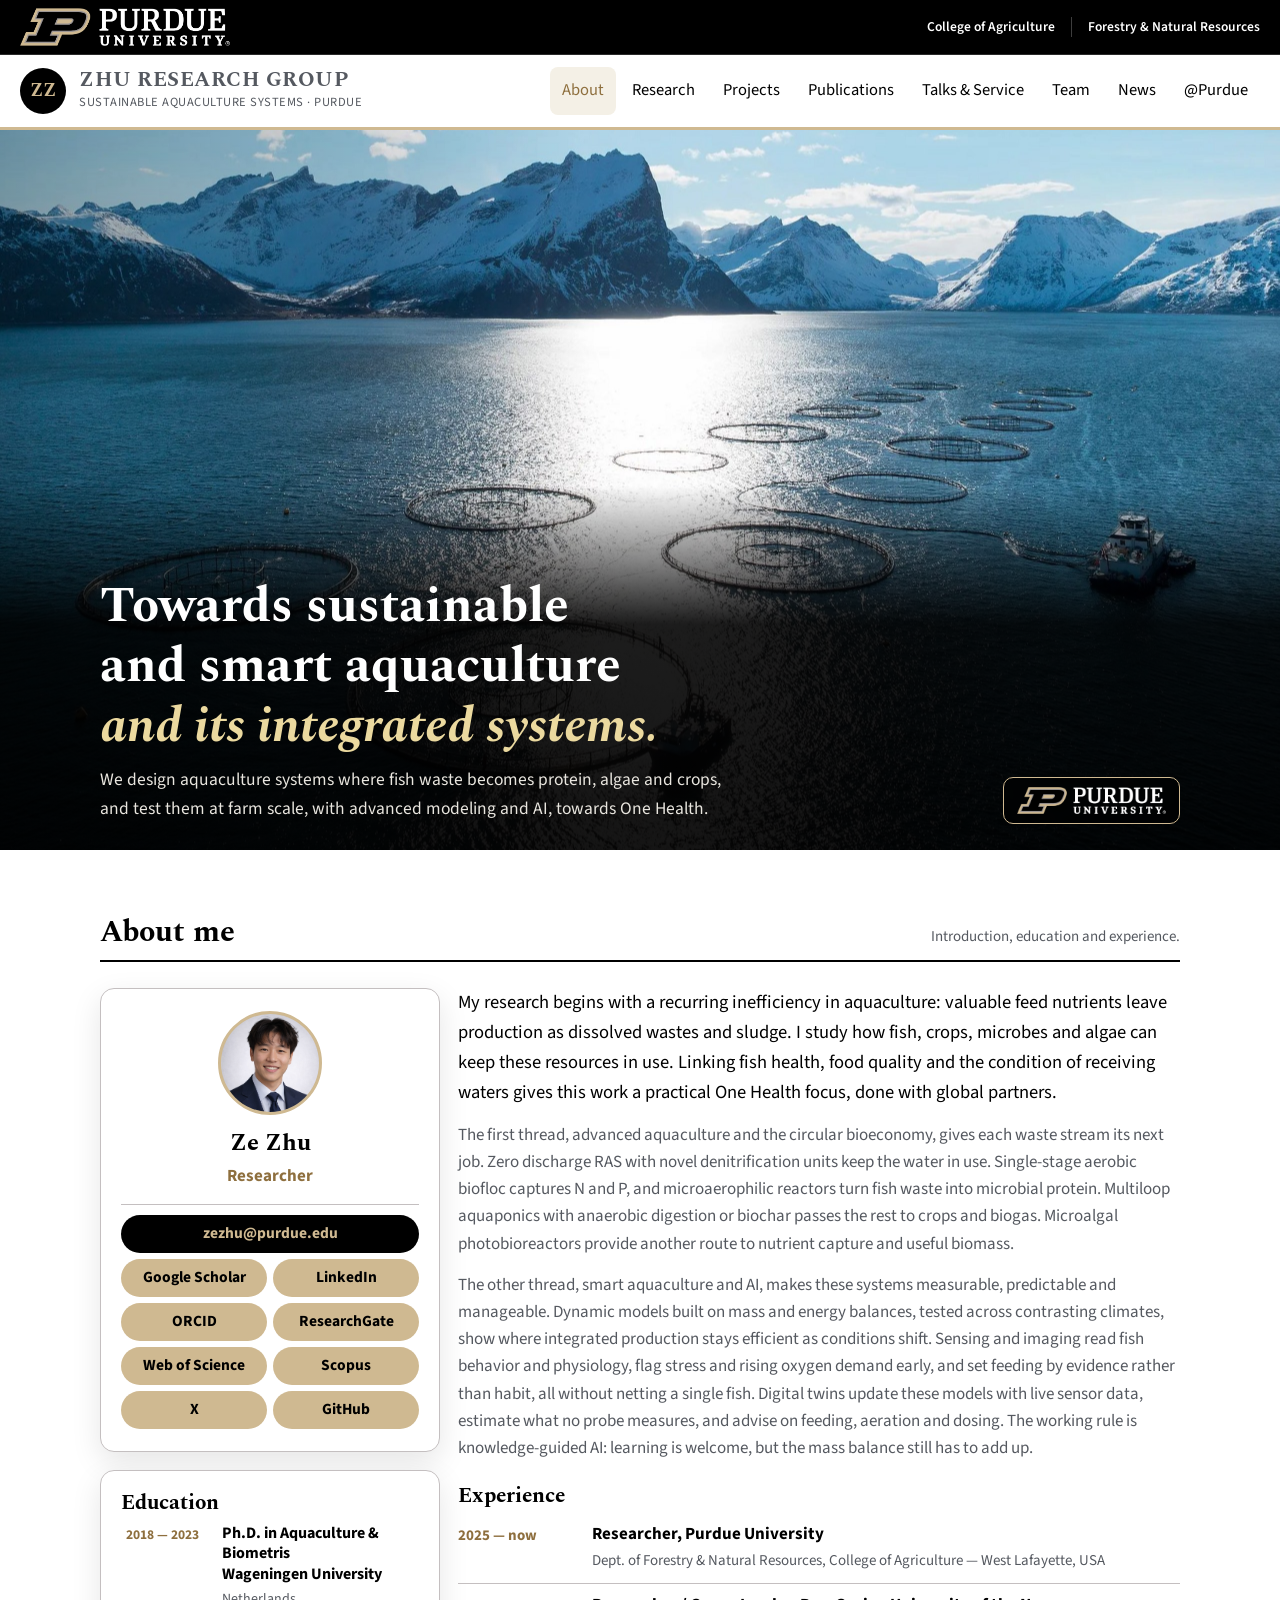
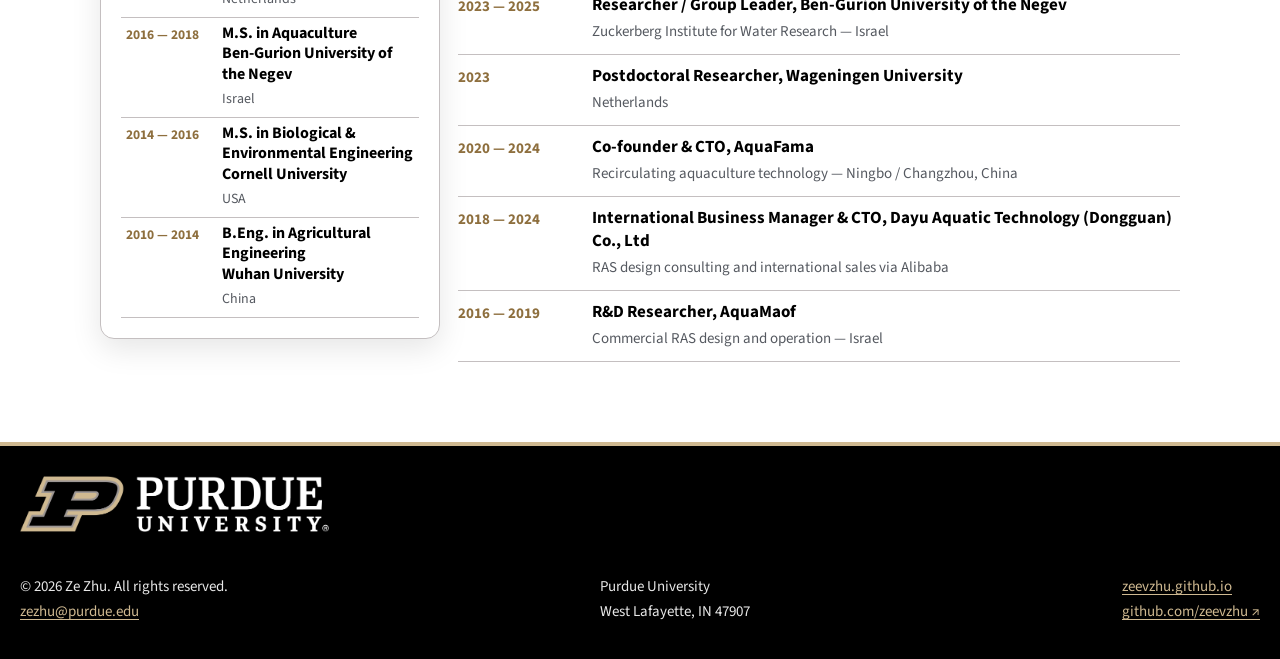
<file: index.html>
<!doctype html>
<html lang="en">

<head>
<meta charset="utf-8">
<meta name="viewport" content="width=device-width, initial-scale=1, viewport-fit=cover">
<meta name="color-scheme" content="light dark">
<meta name="description" content="Ze Zhu — Researcher at Purdue University. Sustainable aquaculture systems, aquaponics, waste-to-protein, photobioreactors and energy modelling.">
<link rel="icon" href="data:,">
<title>Ze Zhu — Zhu Research Group | Purdue University</title>
<link rel="preconnect" href="https://fonts.googleapis.com">
<link rel="preconnect" href="https://fonts.gstatic.com" crossorigin>
<link href="https://fonts.googleapis.com/css2?family=Spectral:ital,wght@0,500;0,600;0,700;1,500&family=Source+Sans+3:wght@400;600;700&family=Noto+Serif+SC:wght@600;700&display=swap" rel="stylesheet">
<link rel="stylesheet" href="assets/site.css">
</head>
<body>

<!-- PURDUE INSTITUTIONAL BAR -->
<div class="purdue-bar">
  <div class="purdue-bar-in">
    <a class="p-lockup" href="https://www.purdue.edu" target="_blank" rel="noopener" aria-label="Purdue University">
      <img class="p-logo" src="assets/purdue-logo-reversed.png" alt="Purdue University">
    </a>
    <div class="p-right">
      <a href="https://ag.purdue.edu" target="_blank" rel="noopener">College of Agriculture</a>
      <span class="p-div hide-sm" aria-hidden="true"></span>
      <a class="hide-sm" href="https://ag.purdue.edu/department/forestry-natural-resources/index.html" target="_blank" rel="noopener">Forestry &amp; Natural Resources</a>
    </div>
  </div>
</div>

<header class="topbar">
  <div class="topbar-in">
    <a class="brand" href="index.html">
      <span class="mark">ZZ</span>
      <span><b>Zhu Research Group</b><span class="sub">Sustainable Aquaculture Systems · Purdue</span></span>
    </a>
    <button class="burger" id="burger" aria-label="Open menu" aria-expanded="false">☰</button>
    <nav class="main" id="mainnav" aria-label="Main">
      <a href="index.html" class="active" aria-current="page">About</a>
      <a href="research.html">Research</a>
      <a href="projects.html">Projects</a>
      <a href="publications.html">Publications</a>
      <a href="talks.html">Talks &amp; Service</a>
      <a href="team.html">Team</a>
      <a href="news.html">News</a>
      <a href="purdue.html">@Purdue</a>
    </nav>
  </div>
</header>

<!-- HERO -->
<div class="hero" id="top">
  <div class="hero-media">
    <img class="hero-bg" src="assets/hero-netcage-fjord.jpg" alt="Aerial view of a marine net-cage fish farm in a deep-blue fjord under a bright sun: rows of large circular sea cages and two work boats on sunlit water, ringed by snow-capped mountains">
    <div class="hero-shade" aria-hidden="true"></div>
  </div>
  <div class="hero-panel">
    <div class="wrap">
      <div>
        <h1>Towards sustainable and smart aquaculture <em>and its integrated systems.</em></h1>
        <p>We design aquaculture systems where fish waste becomes protein, algae and crops, and test them at farm scale, with advanced modeling and AI, towards One Health.</p>
      </div>
      <div class="chips">
        <span class="hero-badge"><img class="p-logo" src="assets/purdue-logo-reversed.png" alt="Purdue University"></span>
      </div>
    </div>
  </div>
</div>

<main class="wrap">
<!-- ABOUT / PI -->
  <section id="about">
    <div class="sec-head"><h2>About me</h2><p>Introduction, education and experience.</p></div>
    <div class="about-grid">
    <div class="about-side">
        <aside class="pi-card">
          <img class="avatar" src="assets/ze-zhu-headshot.png" alt="Portrait of Ze Zhu">
          <h3>Ze Zhu</h3>
          <p class="role">Researcher</p>
        <div class="pi-links">
          <a class="email-link" href="mailto:zezhu@purdue.edu">zezhu@purdue.edu</a>
          <a href="https://scholar.google.com/citations?user=IYX6_gsAAAAJ&hl=en" target="_blank" rel="noopener">Google Scholar</a>
          <a href="https://www.linkedin.com/in/ze-zhu" target="_blank" rel="noopener">LinkedIn</a>
          <a href="https://orcid.org/0000-0002-0595-591X" target="_blank" rel="noopener">ORCID</a>
          <a href="https://www.researchgate.net/profile/Ze-Zhu-2" target="_blank" rel="noopener">ResearchGate</a>
          <a href="https://www.webofscience.com/wos/author/record/JXN-4948-2024" target="_blank" rel="noopener">Web of Science</a>
          <a href="https://www.scopus.com/authid/detail.uri?authorId=57219218856" target="_blank" rel="noopener">Scopus</a>
          <a href="https://twitter.com/ZeAquaTech" target="_blank" rel="noopener">X</a>
          <a href="https://github.com/zeevzhu" target="_blank" rel="noopener">GitHub</a>
        </div>
        </aside>
      <aside class="edu-card">
        <h3 class="subhead">Education</h3>
        <div class="timeline">
          <div class="tl"><time>2018 — 2023</time><div><b>Ph.D. in Aquaculture &amp; Biometris<br>Wageningen University</b><span>Netherlands</span></div></div>
          <div class="tl"><time>2016 — 2018</time><div><b>M.S. in Aquaculture<br>
Ben-Gurion University of the Negev</b><span>Israel</span></div></div>
          <div class="tl"><time>2014 — 2016</time><div><b>M.S. in Biological &amp; Environmental Engineering<br>Cornell University</b><span>USA</span></div></div>
          <div class="tl"><time>2010 — 2014</time><div><b>B.Eng. in Agricultural Engineering<br>
Wuhan University</b><span>China</span></div></div>
        </div>
      </aside>
    </div>

      <div class="about-main">
        <p class="lead">My research begins with a recurring inefficiency in aquaculture: valuable feed nutrients leave production as dissolved wastes and sludge. I study how fish, crops, microbes and algae can keep these resources in use. Linking fish health, food quality and the condition of receiving waters gives this work a practical One Health focus, done with global partners.</p>

        <p class="sub">The first thread, advanced aquaculture and the circular bioeconomy, gives each waste stream its next job. Zero discharge RAS with novel denitrification units keep the water in use. Single-stage aerobic biofloc captures N and P, and microaerophilic reactors turn fish waste into microbial protein. Multiloop aquaponics with anaerobic digestion or biochar passes the rest to crops and biogas. Microalgal photobioreactors provide another route to nutrient capture and useful biomass.</p>

        <p class="sub">The other thread, smart aquaculture and AI, makes these systems measurable, predictable and manageable. Dynamic models built on mass and energy balances, tested across contrasting climates, show where integrated production stays efficient as conditions shift. Sensing and imaging read fish behavior and physiology, flag stress and rising oxygen demand early, and set feeding by evidence rather than habit, all without netting a single fish. Digital twins update these models with live sensor data, estimate what no probe measures, and advise on feeding, aeration and dosing. The working rule is knowledge-guided AI: learning is welcome, but the mass balance still has to add up.</p>

        <h3 class="subhead">Experience</h3>
        <div class="timeline">
          <div class="tl"><time>2025 — now</time><div><b>Researcher, Purdue University</b><span>Dept. of Forestry &amp; Natural Resources, College of Agriculture — West Lafayette, USA</span></div></div>
          <div class="tl"><time>2023 — 2025</time><div><b>Researcher / Group Leader, Ben-Gurion University of the Negev</b><span>Zuckerberg Institute for Water Research — Israel</span></div></div>
          <div class="tl"><time>2023</time><div><b>Postdoctoral Researcher, Wageningen University</b><span>Netherlands</span></div></div>
          <div class="tl"><time>2020 — 2024</time><div><b>Co-founder &amp; CTO, AquaFama</b><span>Recirculating aquaculture technology — Ningbo / Changzhou, China</span></div></div>
      <div class="tl"><time>2018 — 2024</time><div><b>International Business Manager &amp; CTO, Dayu Aquatic Technology (Dongguan) Co., Ltd</b><span>RAS design consulting and international sales via Alibaba</span></div></div>
          <div class="tl"><time>2016 — 2019</time><div><b>R&amp;D Researcher, AquaMaof</b><span>Commercial RAS design and operation — Israel</span></div></div>
        </div>
      </div>
    </div>
  </section>

  </main>

<footer>
  <div style="max-width:1280px;margin:0 auto;padding:30px 20px 0">
    <a class="p-lockup" href="https://www.purdue.edu" target="_blank" rel="noopener" aria-label="Purdue University">
      <img class="p-logo lg" src="assets/purdue-logo-reversed.png" alt="Purdue University">
    </a>
  </div>
  <div class="foot-in">
    <div>© 2026 Ze Zhu. All rights reserved.<br><a href="mailto:zezhu@purdue.edu">zezhu@purdue.edu</a></div>
    <div>Purdue University<br>West Lafayette, IN 47907</div>
    <div><a href="https://zeevzhu.github.io">zeevzhu.github.io</a><br><a href="https://github.com/zeevzhu" target="_blank" rel="noopener">github.com/zeevzhu ↗</a></div>
  </div>
</footer>

<button class="totop" id="totop" aria-label="Back to top">↑</button>
<script src="assets/site.js"></script>
</body>
</html>
</file>
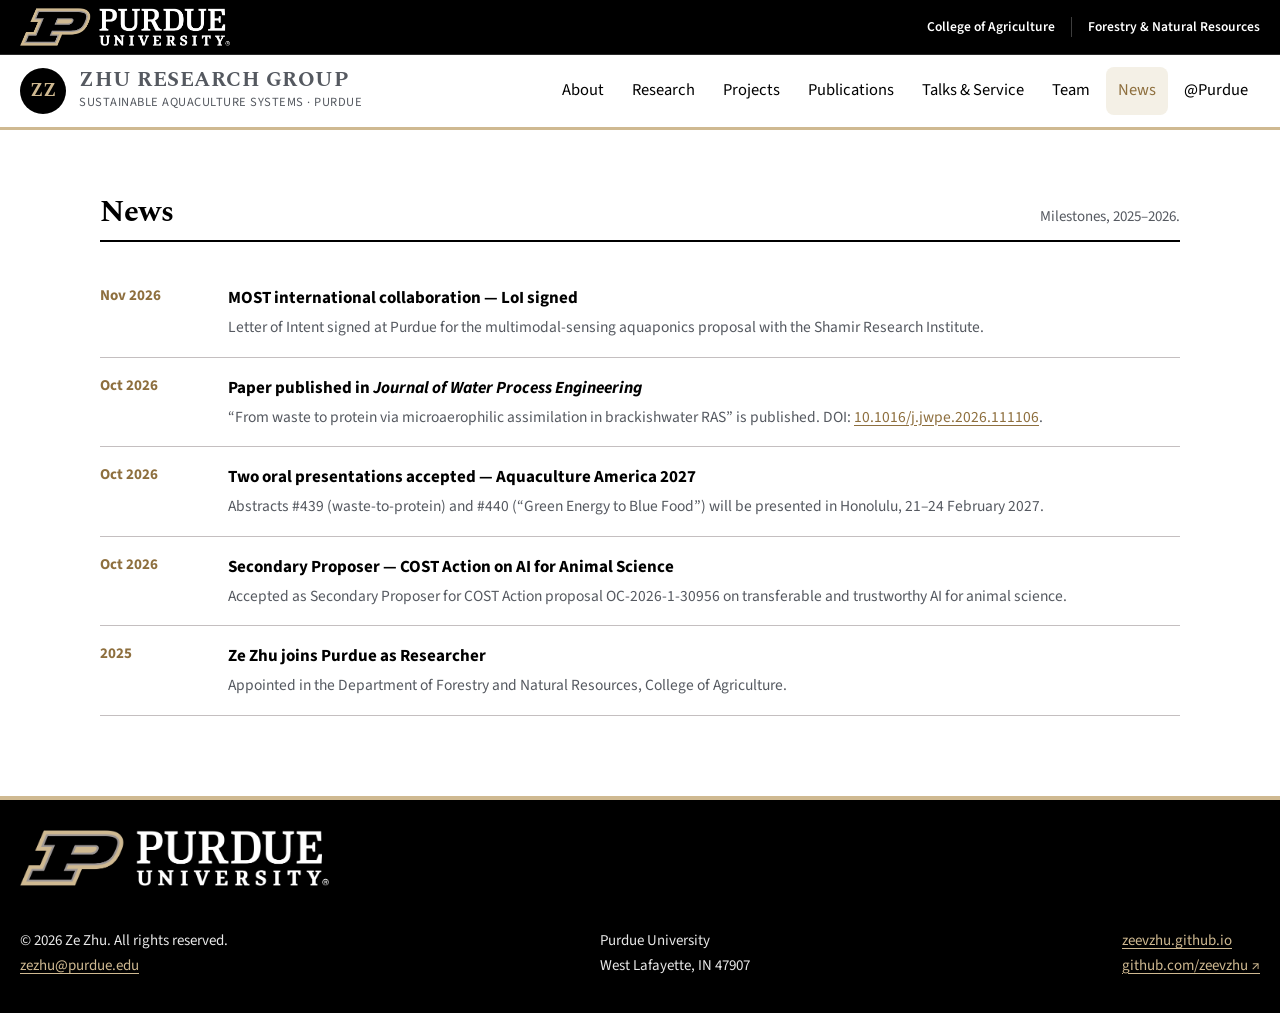
<file: news.html>
<!doctype html>
<html lang="en">

<head>
<meta charset="utf-8">
<meta name="viewport" content="width=device-width, initial-scale=1, viewport-fit=cover">
<meta name="color-scheme" content="light dark">
<meta name="description" content="Ze Zhu — Researcher at Purdue University. Sustainable aquaculture systems, aquaponics, waste-to-protein, photobioreactors and energy modelling.">
<link rel="icon" href="data:,">
<title>News — Ze Zhu | Purdue University</title>
<link rel="preconnect" href="https://fonts.googleapis.com">
<link rel="preconnect" href="https://fonts.gstatic.com" crossorigin>
<link href="https://fonts.googleapis.com/css2?family=Spectral:ital,wght@0,500;0,600;0,700;1,500&family=Source+Sans+3:wght@400;600;700&family=Noto+Serif+SC:wght@600;700&display=swap" rel="stylesheet">
<link rel="stylesheet" href="assets/site.css">
</head>
<body>

<!-- PURDUE INSTITUTIONAL BAR -->
<div class="purdue-bar">
  <div class="purdue-bar-in">
    <a class="p-lockup" href="https://www.purdue.edu" target="_blank" rel="noopener" aria-label="Purdue University">
      <img class="p-logo" src="assets/purdue-logo-reversed.png" alt="Purdue University">
    </a>
    <div class="p-right">
      <a href="https://ag.purdue.edu" target="_blank" rel="noopener">College of Agriculture</a>
      <span class="p-div hide-sm" aria-hidden="true"></span>
      <a class="hide-sm" href="https://ag.purdue.edu/department/forestry-natural-resources/index.html" target="_blank" rel="noopener">Forestry &amp; Natural Resources</a>
    </div>
  </div>
</div>

<header class="topbar">
  <div class="topbar-in">
    <a class="brand" href="index.html">
      <span class="mark">ZZ</span>
      <span><b>Zhu Research Group</b><span class="sub">Sustainable Aquaculture Systems · Purdue</span></span>
    </a>
    <button class="burger" id="burger" aria-label="Open menu" aria-expanded="false">☰</button>
    <nav class="main" id="mainnav" aria-label="Main">
      <a href="index.html">About</a>
      <a href="research.html">Research</a>
      <a href="projects.html">Projects</a>
      <a href="publications.html">Publications</a>
      <a href="talks.html">Talks &amp; Service</a>
      <a href="team.html">Team</a>
      <a href="news.html" class="active" aria-current="page">News</a>
      <a href="purdue.html">@Purdue</a>
    </nav>
  </div>
</header>

<main class="wrap">
<!-- NEWS -->
  <section id="news">
    <div class="sec-head"><h2>News</h2><p>Milestones, 2025–2026.</p></div>
    <div class="news-item"><time>Nov 2026</time><div><b>MOST international collaboration — LoI signed</b><p>Letter of Intent signed at Purdue for the multimodal-sensing aquaponics proposal with the Shamir Research Institute.</p></div></div>
    <div class="news-item"><time>Oct 2026</time><div><b>Paper published in <i>Journal of Water Process Engineering</i></b><p>“From waste to protein via microaerophilic assimilation in brackishwater RAS” is published. DOI: <a href="https://doi.org/10.1016/j.jwpe.2026.111106" target="_blank" rel="noopener">10.1016/j.jwpe.2026.111106</a>.</p></div></div>
    <div class="news-item"><time>Oct 2026</time><div><b>Two oral presentations accepted — Aquaculture America 2027</b><p>Abstracts #439 (waste-to-protein) and #440 (“Green Energy to Blue Food”) will be presented in Honolulu, 21–24 February 2027.</p></div></div>
    <div class="news-item"><time>Oct 2026</time><div><b>Secondary Proposer — COST Action on AI for Animal Science</b><p>Accepted as Secondary Proposer for COST Action proposal OC-2026-1-30956 on transferable and trustworthy AI for animal science.</p></div></div>
    <div class="news-item"><time>2025</time><div><b>Ze Zhu joins Purdue as Researcher</b><p>Appointed in the Department of Forestry and Natural Resources, College of Agriculture.</p></div></div>
  </section>

  </main>

<footer>
  <div style="max-width:1280px;margin:0 auto;padding:30px 20px 0">
    <a class="p-lockup" href="https://www.purdue.edu" target="_blank" rel="noopener" aria-label="Purdue University">
      <img class="p-logo lg" src="assets/purdue-logo-reversed.png" alt="Purdue University">
    </a>
  </div>
  <div class="foot-in">
    <div>© 2026 Ze Zhu. All rights reserved.<br><a href="mailto:zezhu@purdue.edu">zezhu@purdue.edu</a></div>
    <div>Purdue University<br>West Lafayette, IN 47907</div>
    <div><a href="https://zeevzhu.github.io">zeevzhu.github.io</a><br><a href="https://github.com/zeevzhu" target="_blank" rel="noopener">github.com/zeevzhu ↗</a></div>
  </div>
</footer>

<button class="totop" id="totop" aria-label="Back to top">↑</button>
<script src="assets/site.js"></script>
</body>
</html>
</file>
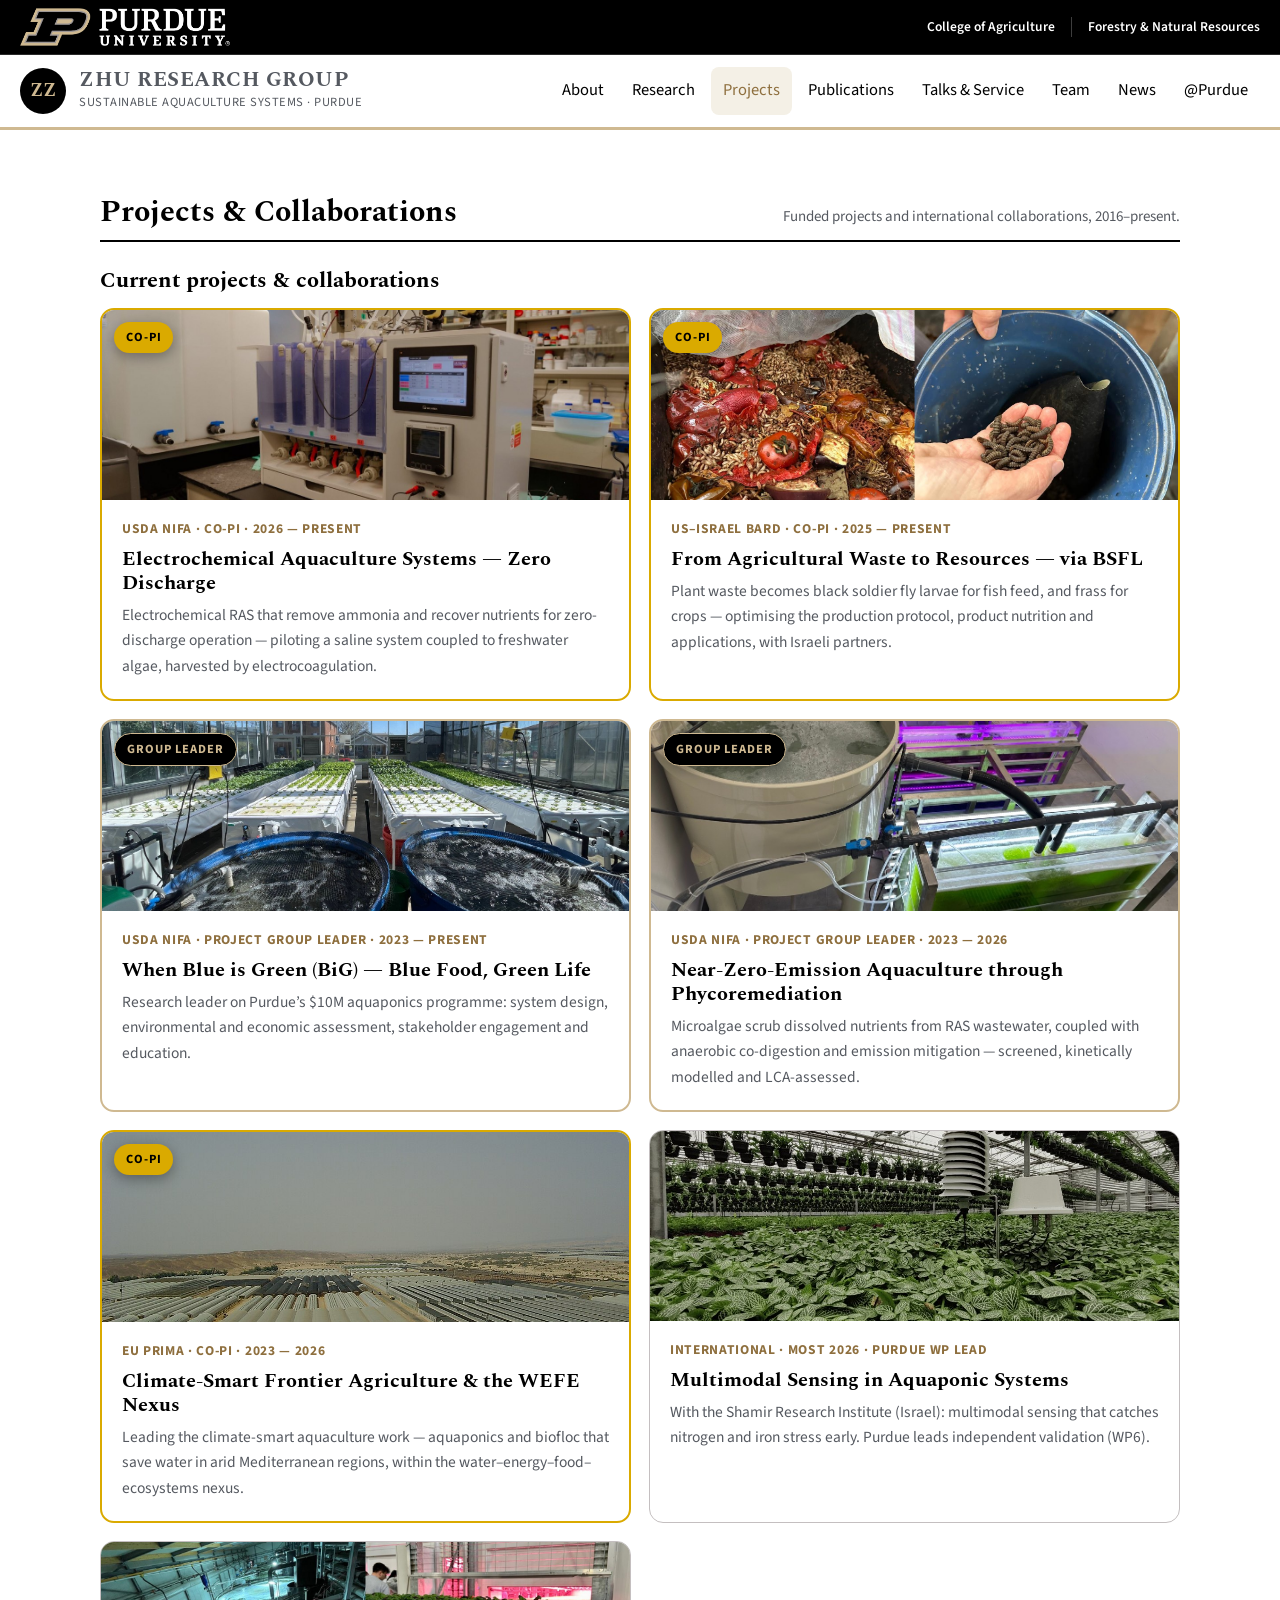
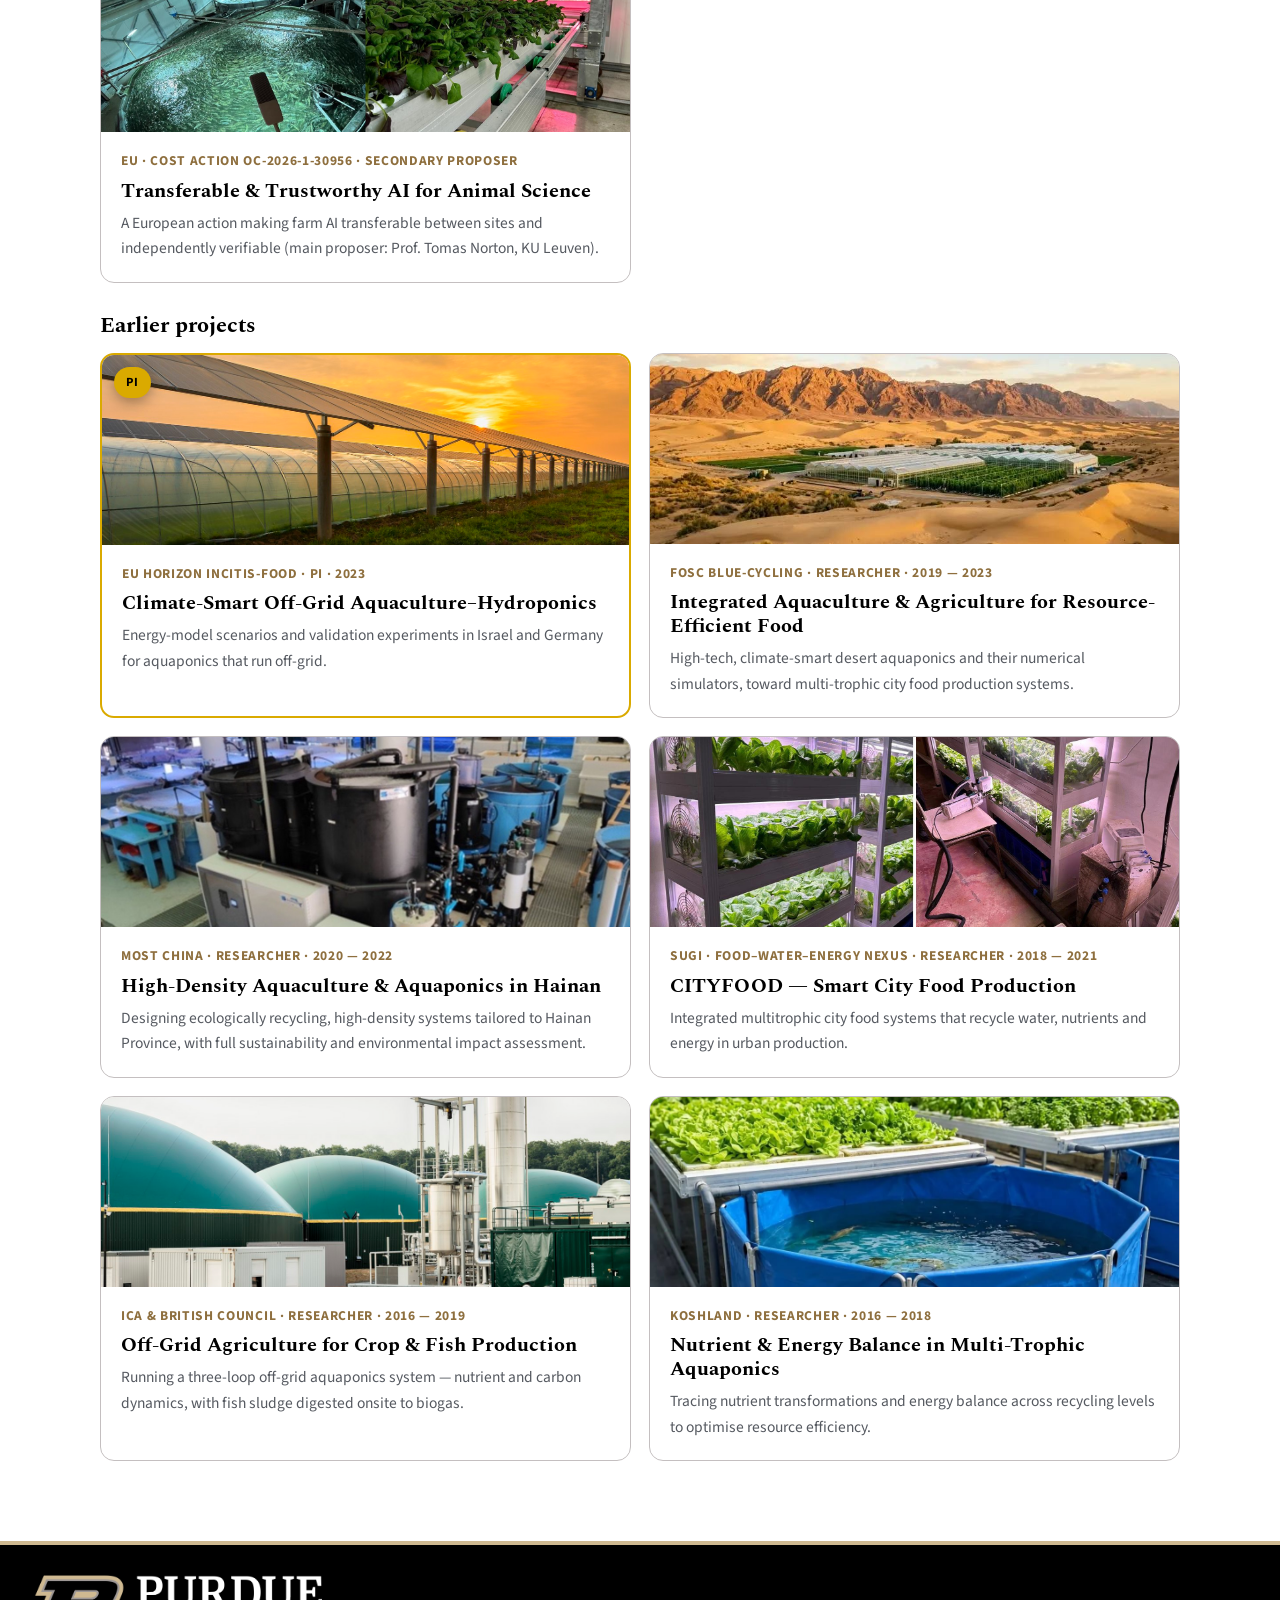
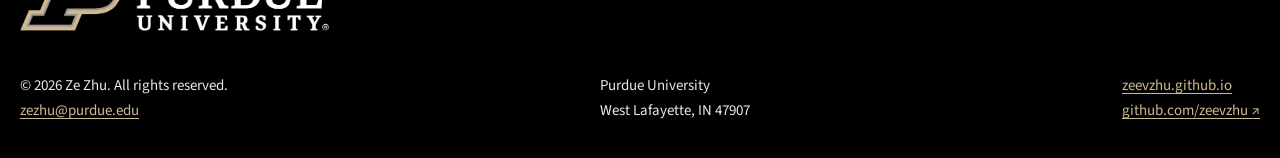
<file: projects.html>
<!doctype html>
<html lang="en">

<head>
<meta charset="utf-8">
<meta name="viewport" content="width=device-width, initial-scale=1, viewport-fit=cover">
<meta name="color-scheme" content="light dark">
<meta name="description" content="Ze Zhu — Researcher at Purdue University. Sustainable aquaculture systems, aquaponics, waste-to-protein, photobioreactors and energy modelling.">
<link rel="icon" href="data:,">
<title>Projects &amp; Collaborations — Ze Zhu | Purdue University</title>
<link rel="preconnect" href="https://fonts.googleapis.com">
<link rel="preconnect" href="https://fonts.gstatic.com" crossorigin>
<link href="https://fonts.googleapis.com/css2?family=Spectral:ital,wght@0,500;0,600;0,700;1,500&family=Source+Sans+3:wght@400;600;700&family=Noto+Serif+SC:wght@600;700&display=swap" rel="stylesheet">
<link rel="stylesheet" href="assets/site.css">
</head>
<body>

<!-- PURDUE INSTITUTIONAL BAR -->
<div class="purdue-bar">
  <div class="purdue-bar-in">
    <a class="p-lockup" href="https://www.purdue.edu" target="_blank" rel="noopener" aria-label="Purdue University">
      <img class="p-logo" src="assets/purdue-logo-reversed.png" alt="Purdue University">
    </a>
    <div class="p-right">
      <a href="https://ag.purdue.edu" target="_blank" rel="noopener">College of Agriculture</a>
      <span class="p-div hide-sm" aria-hidden="true"></span>
      <a class="hide-sm" href="https://ag.purdue.edu/department/forestry-natural-resources/index.html" target="_blank" rel="noopener">Forestry &amp; Natural Resources</a>
    </div>
  </div>
</div>

<header class="topbar">
  <div class="topbar-in">
    <a class="brand" href="index.html">
      <span class="mark">ZZ</span>
      <span><b>Zhu Research Group</b><span class="sub">Sustainable Aquaculture Systems · Purdue</span></span>
    </a>
    <button class="burger" id="burger" aria-label="Open menu" aria-expanded="false">☰</button>
    <nav class="main" id="mainnav" aria-label="Main">
      <a href="index.html">About</a>
      <a href="research.html">Research</a>
      <a href="projects.html" class="active" aria-current="page">Projects</a>
      <a href="publications.html">Publications</a>
      <a href="talks.html">Talks &amp; Service</a>
      <a href="team.html">Team</a>
      <a href="news.html">News</a>
      <a href="purdue.html">@Purdue</a>
    </nav>
  </div>
</header>

<main class="wrap">
<!-- PROJECTS -->
  <section id="projects">
    <div class="sec-head"><h2>Projects &amp; Collaborations</h2><p>Funded projects and international collaborations, 2016–present.</p></div>

    <h3 class="proj-group">Current projects &amp; collaborations</h3>
    <div class="proj">
      <article class="role-pi">
        <span class="role-badge">Co-PI</span>
        <img src="assets/proj-electro.jpg" alt="A laboratory pilot electrochemical water-treatment system: transparent reactor cells, control cabinet with a live data screen, and storage tanks on a lab bench">
        <div class="pbody">
          <p class="meta">USDA NIFA · Co-PI · 2026 — present</p>
          <h3>Electrochemical Aquaculture Systems — Zero Discharge</h3>
          <p>Electrochemical RAS that remove ammonia and recover nutrients for zero-discharge operation — piloting a saline system coupled to freshwater algae, harvested by electrocoagulation.</p>
        </div>
      </article>
      <article class="role-pi">
        <span class="role-badge">Co-PI</span>
        <img src="assets/proj-bsfl.jpg" alt="Two photos side by side: on the left, black soldier fly larvae densely feeding on vegetable waste — tomatoes, eggplant and peppers — in a bin under a lifted mesh cover; on the right, a hand holding mature dark larvae over a blue bucket">
        <div class="pbody">
          <p class="meta">US–Israel BARD · Co-PI · 2025 — present</p>
          <h3>From Agricultural Waste to Resources — via BSFL</h3>
          <p>Plant waste becomes black soldier fly larvae for fish feed, and frass for crops — optimising the production protocol, product nutrition and applications, with Israeli partners.</p>
        </div>
      </article>
      <article class="role-gl">
        <span class="role-badge gl">Group Leader</span>
        <img src="assets/proj-big.jpg" alt="Inside the BiG aquaponics greenhouse: two large round blue fish tanks with netted, bubbling water in the foreground, deep-water culture raft beds of lettuce stretching behind them under a glass roof and blue sky">
        <div class="pbody">
          <p class="meta">USDA NIFA · Project Group Leader · 2023 — present</p>
          <h3>When Blue is Green (BiG) — Blue Food, Green Life</h3>
          <p>Research leader on Purdue’s $10M aquaponics programme: system design, environmental and economic assessment, stakeholder engagement and education.</p>
        </div>
      </article>
      <article class="role-gl">
        <span class="role-badge gl">Group Leader</span>
        <img src="assets/proj-phyco.jpg" alt="A large round tank of green algae water piped to flat-panel photobioreactors — one glowing purple under LED lights behind, one filled with bright green algae culture in front">
        <div class="pbody">
          <p class="meta">USDA NIFA · Project Group Leader · 2023 — 2026</p>
          <h3>Near-Zero-Emission Aquaculture through Phycoremediation</h3>
          <p>Microalgae scrub dissolved nutrients from RAS wastewater, coupled with anaerobic co-digestion and emission mitigation — screened, kinetically modelled and LCA-assessed.</p>
        </div>
      </article>
      <article class="role-pi">
        <span class="role-badge">Co-PI</span>
        <img src="assets/proj-prima.jpg" alt="Rows of arched greenhouses stretching across an arid desert valley at Ein Yahav, Israel, under a clear sky">
        <div class="pbody">
          <p class="meta">EU PRIMA · Co-PI · 2023 — 2026</p>
          <h3>Climate-Smart Frontier Agriculture &amp; the WEFE Nexus</h3>
          <p>Leading the climate-smart aquaculture work — aquaponics and biofloc that save water in arid Mediterranean regions, within the water–energy–food–ecosystems nexus.</p>
        </div>
      </article>
      <article>
        <img src="assets/proj-most.jpg" alt="Environmental sensor stations standing among dense green crops inside a large commercial greenhouse, with hanging plants overhead">
        <div class="pbody">
          <p class="meta">International · MOST 2026 · Purdue WP Lead</p>
          <h3>Multimodal Sensing in Aquaponic Systems</h3>
          <p>With the Shamir Research Institute (Israel): multimodal sensing that catches nitrogen and iron stress early. Purdue leads independent validation (WP6).</p>
        </div>
      </article>
      <article>
        <img src="assets/proj-cost.jpg" alt="Two photos side by side: a large circular fish tank teeming with fish inside an indoor recirculating aquaculture hall, and leafy greens growing on a conveyor gutter system under pink LED lighting in an indoor vertical farm">
        <div class="pbody">
          <p class="meta">EU · COST Action OC-2026-1-30956 · Secondary Proposer</p>
          <h3>Transferable &amp; Trustworthy AI for Animal Science</h3>
          <p>A European action making farm AI transferable between sites and independently verifiable (main proposer: Prof. Tomas Norton, KU Leuven).</p>
        </div>
      </article>
    </div>

    <h3 class="proj-group">Earlier projects</h3>
    <div class="proj">
      <article class="role-pi">
        <span class="role-badge">PI</span>
        <img src="assets/proj-incitis.jpg" alt="Solar panels raised on tall posts above a long greenhouse at sunset — agrivoltaics pairing renewable energy with protected cropping">
        <div class="pbody">
          <p class="meta">EU Horizon INCiTiS-FOOD · PI · 2023</p>
          <h3>Climate-Smart Off-Grid Aquaculture–Hydroponics</h3>
          <p>Energy-model scenarios and validation experiments in Israel and Germany for aquaponics that run off-grid.</p>
        </div>
      </article>
      <article>
        <img src="assets/proj-bluecycling.jpg" alt="A large modern greenhouse complex with green crop fields in the middle of golden desert dunes, backed by red rocky mountains">
        <div class="pbody">
          <p class="meta">FOSC BLUE-CYCLING · Researcher · 2019 — 2023</p>
          <h3>Integrated Aquaculture &amp; Agriculture for Resource-Efficient Food</h3>
          <p>High-tech, climate-smart desert aquaponics and their numerical simulators, toward multi-trophic city food production systems.</p>
        </div>
      </article>
      <article>
        <img src="assets/proj-hainan.jpg" alt="Indoor recirculating aquaculture facility: large black cylindrical filtration tanks in the centre, blue circular fish tanks to the right, with pipework, pumps and control panels in the foreground">
        <div class="pbody">
          <p class="meta">MOST China · Researcher · 2020 — 2022</p>
          <h3>High-Density Aquaculture &amp; Aquaponics in Hainan</h3>
          <p>Designing ecologically recycling, high-density systems tailored to Hainan Province, with full sustainability and environmental impact assessment.</p>
        </div>
      </article>
      <article>
        <img src="assets/proj-cityfood.jpg" alt="Side by side: multi-tier lettuce racks with a gas analyser and tablet monitor on the left, and a row of LED-lit growing racks with circulation fans on the right">
        <div class="pbody">
          <p class="meta">SUGI · Food–Water–Energy Nexus · Researcher · 2018 — 2021</p>
          <h3>CITYFOOD — Smart City Food Production</h3>
          <p>Integrated multitrophic city food systems that recycle water, nutrients and energy in urban production.</p>
        </div>
      </article>
      <article>
        <img src="assets/proj-offgrid.jpg" alt="Green-domed anaerobic digestion tanks and processing equipment at a biogas plant, turning organic waste into renewable energy">
        <div class="pbody">
          <p class="meta">ICA &amp; British Council · Researcher · 2016 — 2019</p>
          <h3>Off-Grid Agriculture for Crop &amp; Fish Production</h3>
          <p>Running a three-loop off-grid aquaponics system — nutrient and carbon dynamics, with fish sludge digested onsite to biogas.</p>
        </div>
      </article>
      <article>
        <img src="assets/proj-koshland.jpg" alt="A blue fish tank with fish visible in clear water, set in front of hydroponic tables of bright green lettuce inside a greenhouse">
        <div class="pbody">
          <p class="meta">Koshland · Researcher · 2016 — 2018</p>
          <h3>Nutrient &amp; Energy Balance in Multi-Trophic Aquaponics</h3>
          <p>Tracing nutrient transformations and energy balance across recycling levels to optimise resource efficiency.</p>
        </div>
      </article>
    </div>
  </section>

  </main>

<footer>
  <div style="max-width:1280px;margin:0 auto;padding:30px 20px 0">
    <a class="p-lockup" href="https://www.purdue.edu" target="_blank" rel="noopener" aria-label="Purdue University">
      <img class="p-logo lg" src="assets/purdue-logo-reversed.png" alt="Purdue University">
    </a>
  </div>
  <div class="foot-in">
    <div>© 2026 Ze Zhu. All rights reserved.<br><a href="mailto:zezhu@purdue.edu">zezhu@purdue.edu</a></div>
    <div>Purdue University<br>West Lafayette, IN 47907</div>
    <div><a href="https://zeevzhu.github.io">zeevzhu.github.io</a><br><a href="https://github.com/zeevzhu" target="_blank" rel="noopener">github.com/zeevzhu ↗</a></div>
  </div>
</footer>

<button class="totop" id="totop" aria-label="Back to top">↑</button>
<script src="assets/site.js"></script>
</body>
</html>
</file>
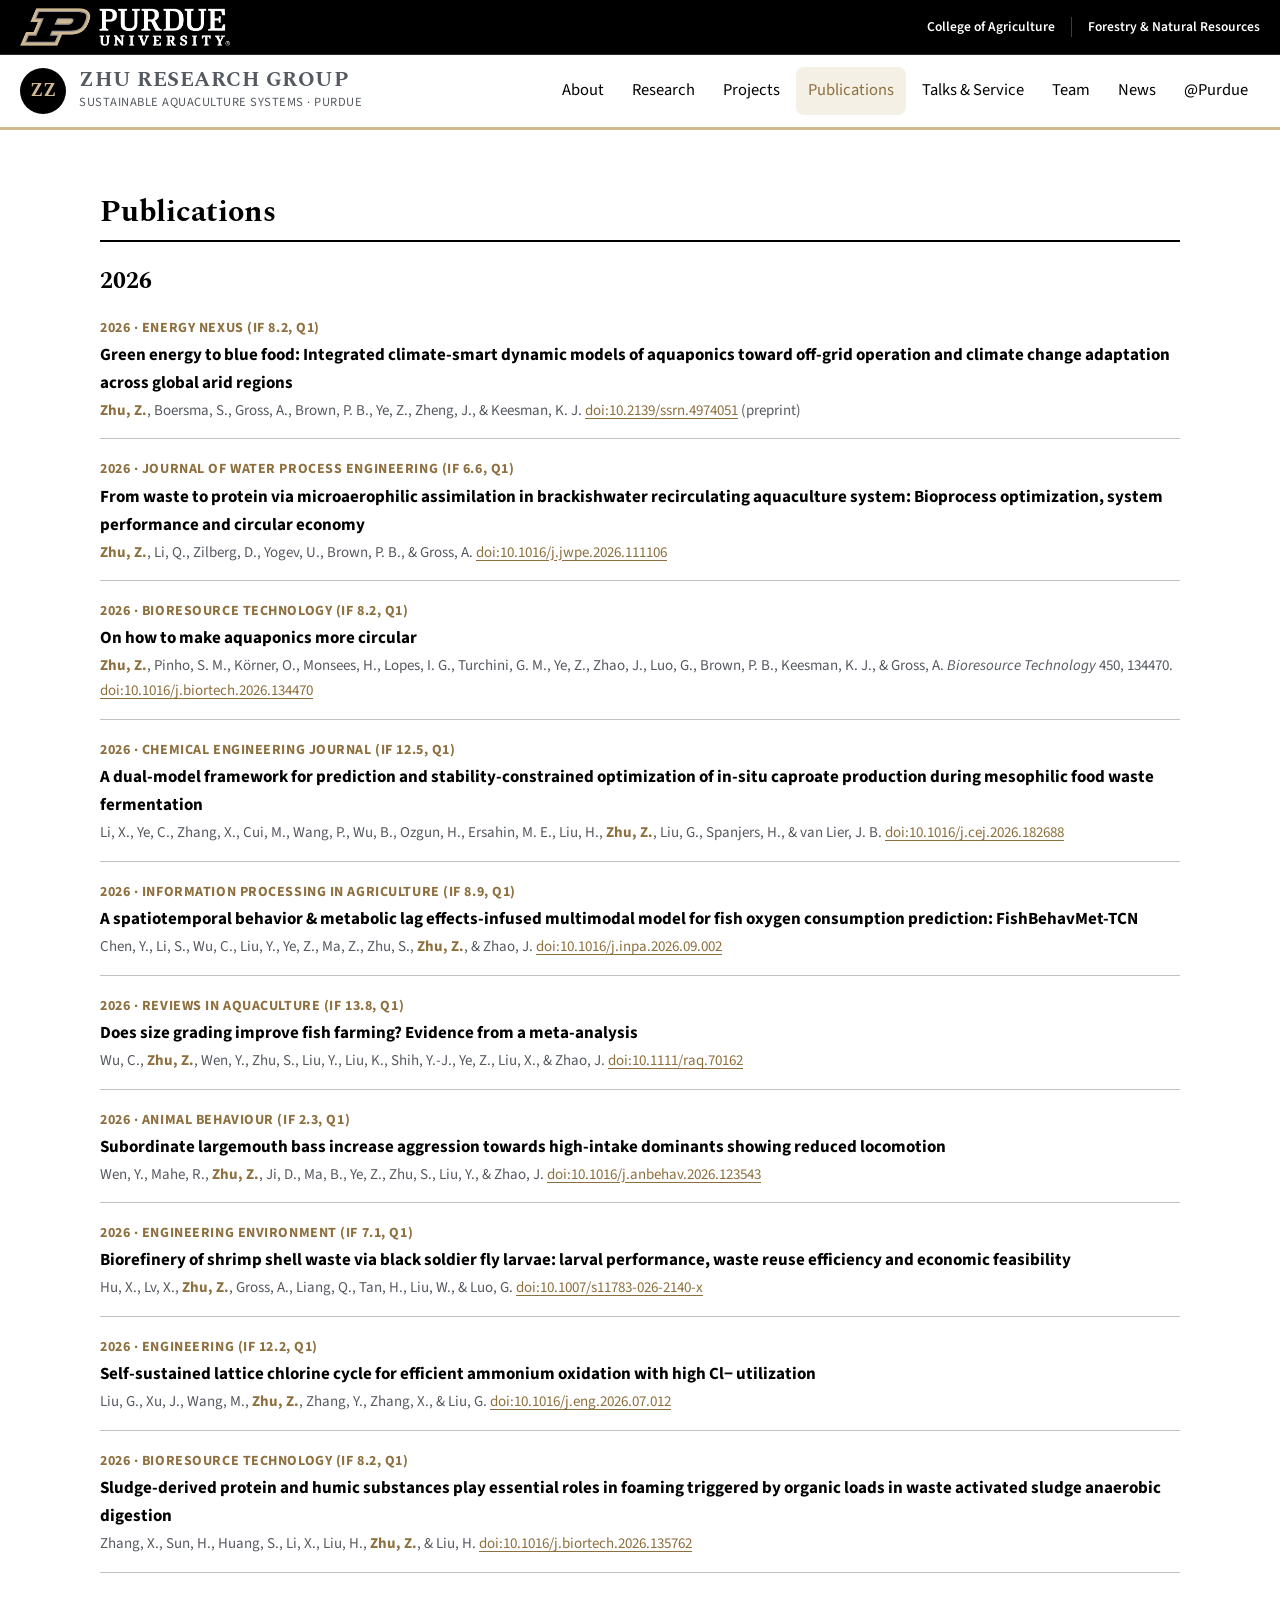
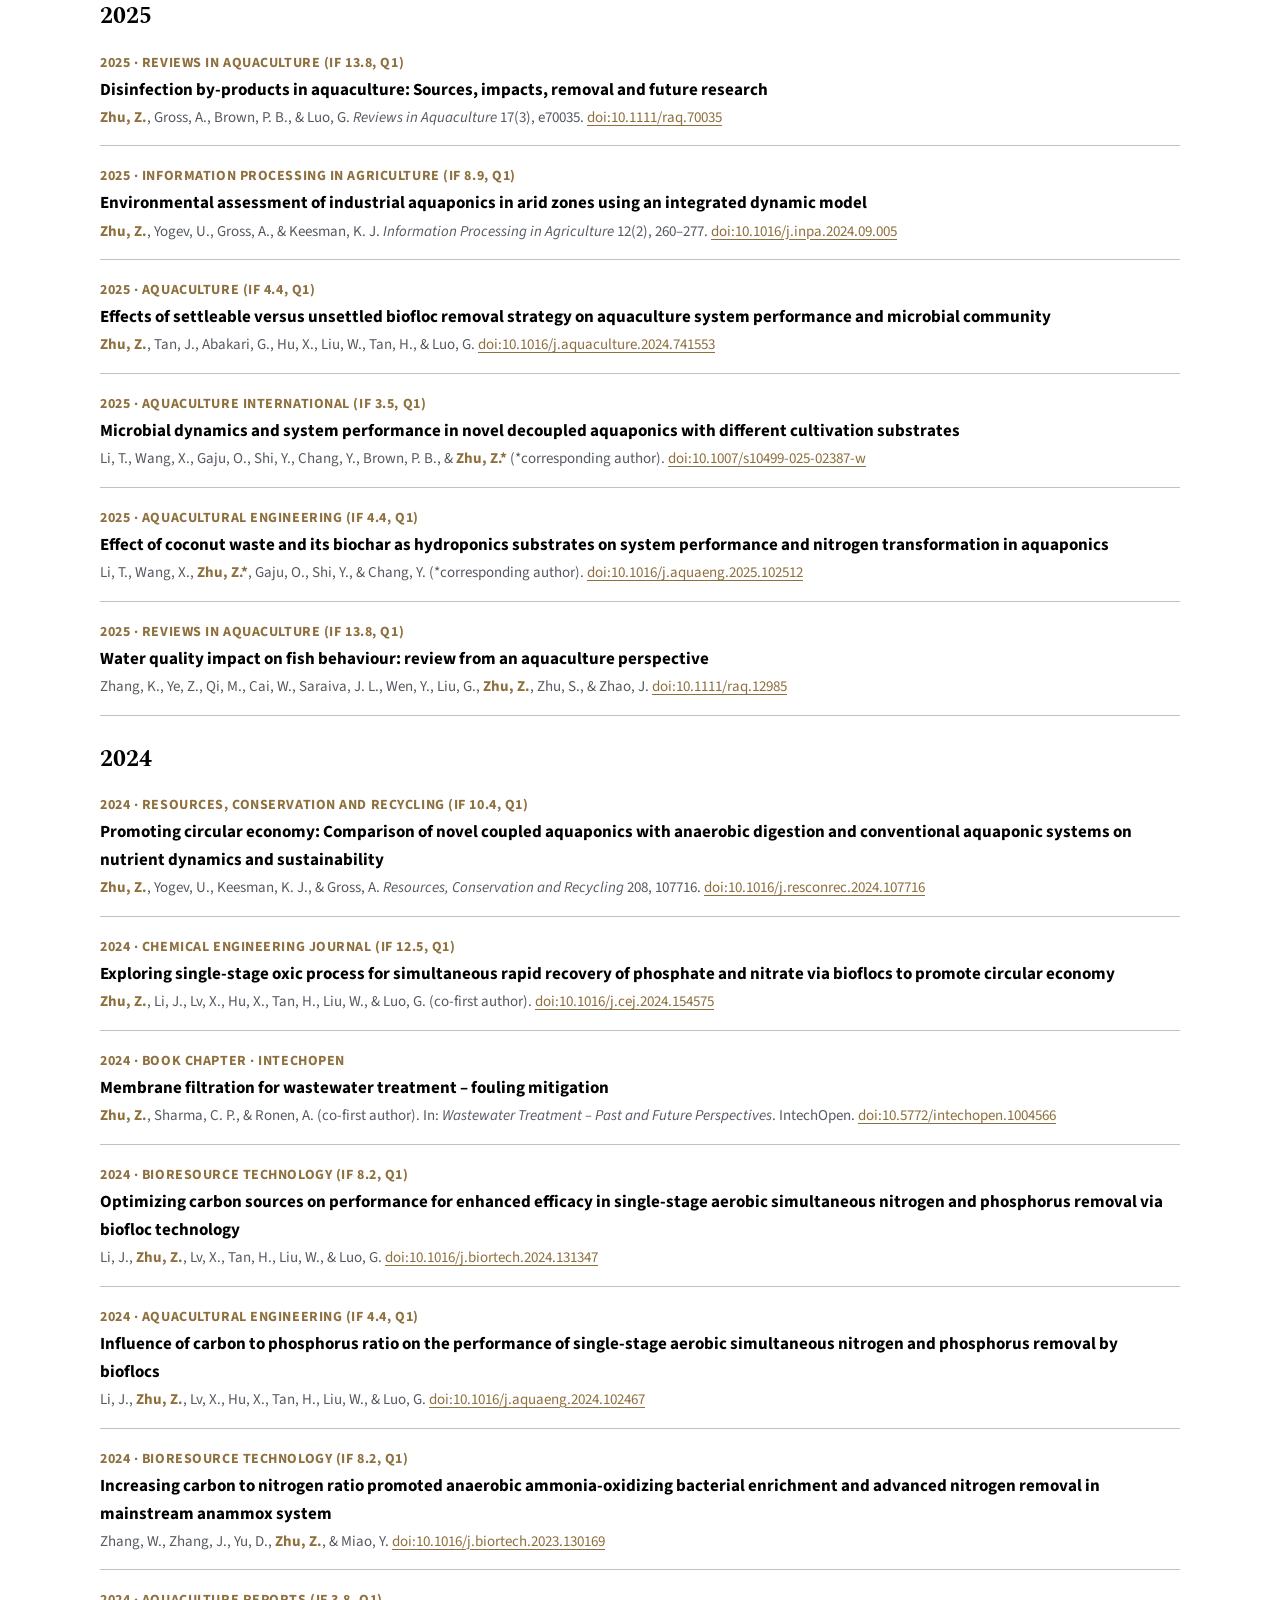
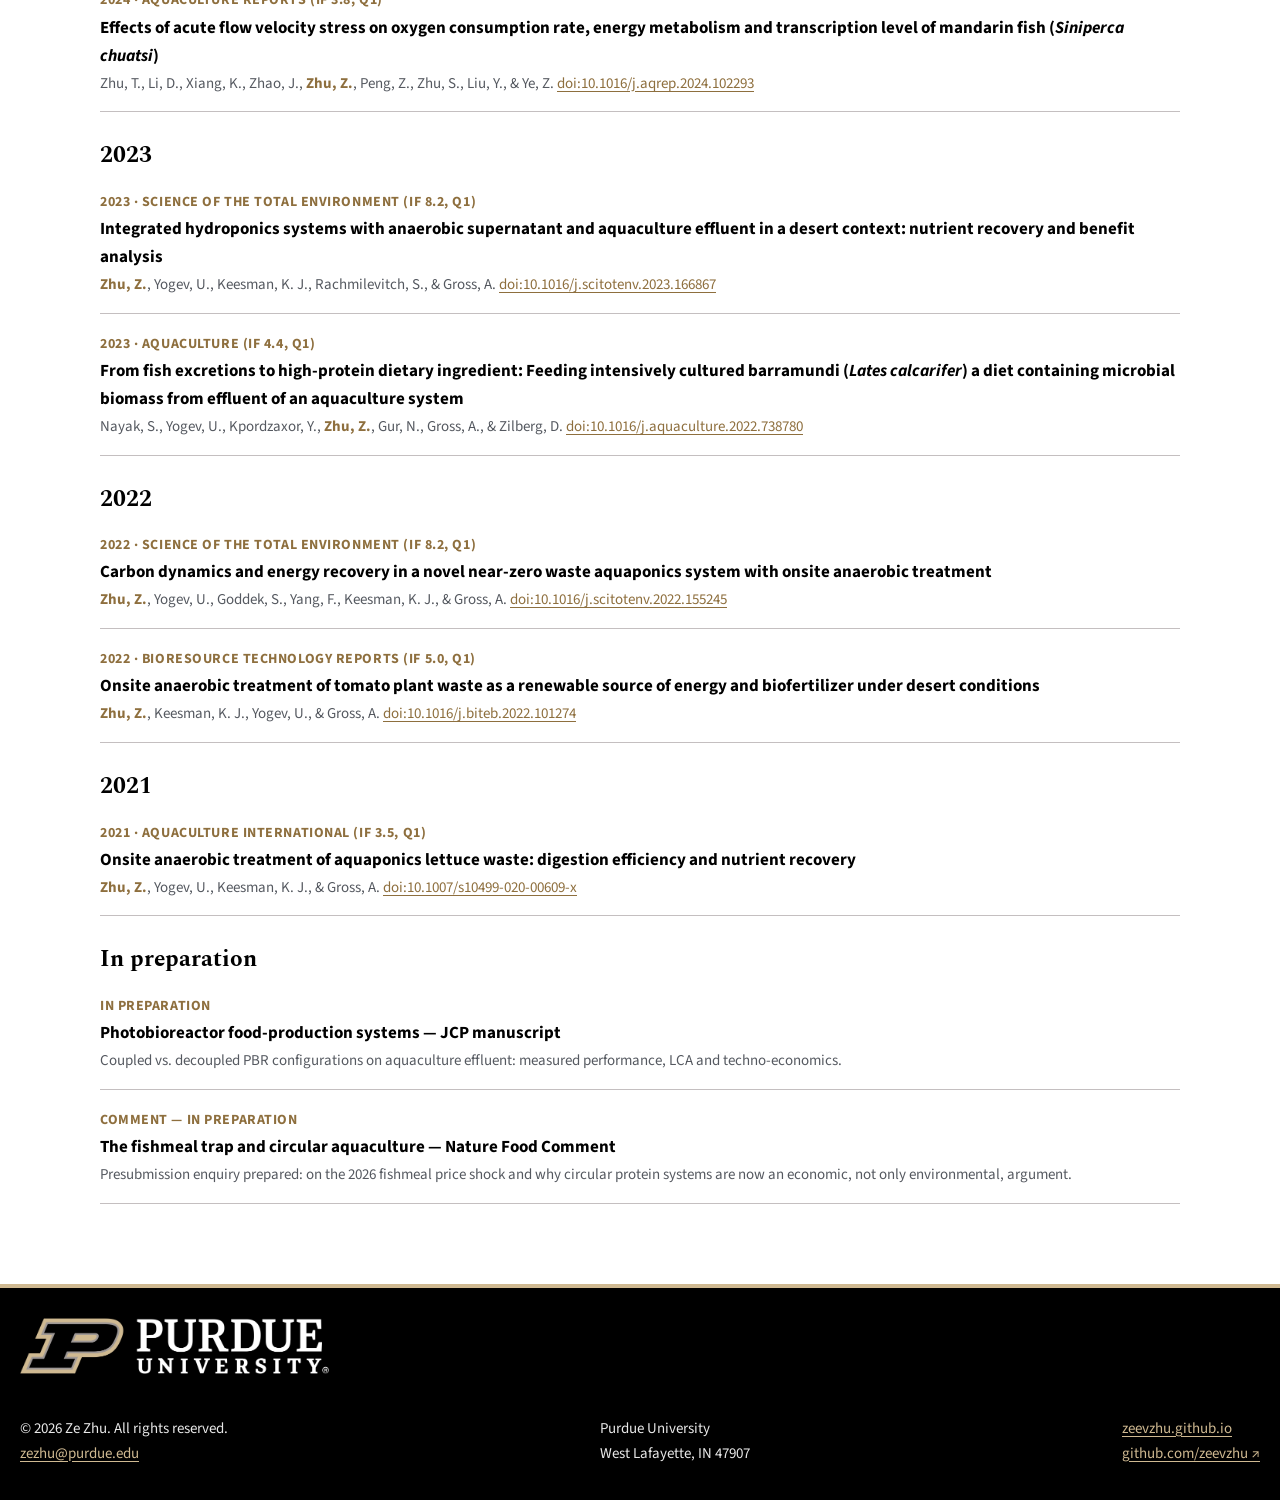
<file: publications.html>
<!doctype html>
<html lang="en">

<head>
<meta charset="utf-8">
<meta name="viewport" content="width=device-width, initial-scale=1, viewport-fit=cover">
<meta name="color-scheme" content="light dark">
<meta name="description" content="Ze Zhu — Researcher at Purdue University. Sustainable aquaculture systems, aquaponics, waste-to-protein, photobioreactors and energy modelling.">
<link rel="icon" href="data:,">
<title>Publications — Ze Zhu | Purdue University</title>
<link rel="preconnect" href="https://fonts.googleapis.com">
<link rel="preconnect" href="https://fonts.gstatic.com" crossorigin>
<link href="https://fonts.googleapis.com/css2?family=Spectral:ital,wght@0,500;0,600;0,700;1,500&family=Source+Sans+3:wght@400;600;700&family=Noto+Serif+SC:wght@600;700&display=swap" rel="stylesheet">
<link rel="stylesheet" href="assets/site.css">
</head>
<body>

<!-- PURDUE INSTITUTIONAL BAR -->
<div class="purdue-bar">
  <div class="purdue-bar-in">
    <a class="p-lockup" href="https://www.purdue.edu" target="_blank" rel="noopener" aria-label="Purdue University">
      <img class="p-logo" src="assets/purdue-logo-reversed.png" alt="Purdue University">
    </a>
    <div class="p-right">
      <a href="https://ag.purdue.edu" target="_blank" rel="noopener">College of Agriculture</a>
      <span class="p-div hide-sm" aria-hidden="true"></span>
      <a class="hide-sm" href="https://ag.purdue.edu/department/forestry-natural-resources/index.html" target="_blank" rel="noopener">Forestry &amp; Natural Resources</a>
    </div>
  </div>
</div>

<header class="topbar">
  <div class="topbar-in">
    <a class="brand" href="index.html">
      <span class="mark">ZZ</span>
      <span><b>Zhu Research Group</b><span class="sub">Sustainable Aquaculture Systems · Purdue</span></span>
    </a>
    <button class="burger" id="burger" aria-label="Open menu" aria-expanded="false">☰</button>
    <nav class="main" id="mainnav" aria-label="Main">
      <a href="index.html">About</a>
      <a href="research.html">Research</a>
      <a href="projects.html">Projects</a>
      <a href="publications.html" class="active" aria-current="page">Publications</a>
      <a href="talks.html">Talks &amp; Service</a>
      <a href="team.html">Team</a>
      <a href="news.html">News</a>
      <a href="purdue.html">@Purdue</a>
    </nav>
  </div>
</header>

<main class="wrap">
<!-- PUBLICATIONS -->
  <section id="publications">
    <div class="sec-head"><h2>Publications</h2></div>
    <h3 class="pub-year">2026</h3>
    <div class="pub"><span class="yr">2026 · ENERGY NEXUS (IF 8.2, Q1)</span><br><b>Green energy to blue food: Integrated climate-smart dynamic models of aquaponics toward off-grid operation and climate change adaptation across global arid regions</b><p><span class="me">Zhu, Z.</span>, Boersma, S., Gross, A., Brown, P. B., Ye, Z., Zheng, J., &amp; Keesman, K. J. <a href="https://doi.org/10.2139/ssrn.4974051" target="_blank" rel="noopener">doi:10.2139/ssrn.4974051</a> (preprint)</p></div>
    <div class="pub"><span class="yr">2026 · JOURNAL OF WATER PROCESS ENGINEERING (IF 6.6, Q1)</span><br><b>From waste to protein via microaerophilic assimilation in brackishwater recirculating aquaculture system: Bioprocess optimization, system performance and circular economy</b><p><span class="me">Zhu, Z.</span>, Li, Q., Zilberg, D., Yogev, U., Brown, P. B., &amp; Gross, A. <a href="https://doi.org/10.1016/j.jwpe.2026.111106" target="_blank" rel="noopener">doi:10.1016/j.jwpe.2026.111106</a></p></div>
    <div class="pub"><span class="yr">2026 · BIORESOURCE TECHNOLOGY (IF 8.2, Q1)</span><br><b>On how to make aquaponics more circular</b><p><span class="me">Zhu, Z.</span>, Pinho, S. M., Körner, O., Monsees, H., Lopes, I. G., Turchini, G. M., Ye, Z., Zhao, J., Luo, G., Brown, P. B., Keesman, K. J., &amp; Gross, A. <i>Bioresource Technology</i> 450, 134470. <a href="https://doi.org/10.1016/j.biortech.2026.134470" target="_blank" rel="noopener">doi:10.1016/j.biortech.2026.134470</a></p></div>
    <div class="pub"><span class="yr">2026 · CHEMICAL ENGINEERING JOURNAL (IF 12.5, Q1)</span><br><b>A dual-model framework for prediction and stability-constrained optimization of in-situ caproate production during mesophilic food waste fermentation</b><p>Li, X., Ye, C., Zhang, X., Cui, M., Wang, P., Wu, B., Ozgun, H., Ersahin, M. E., Liu, H., <span class="me">Zhu, Z.</span>, Liu, G., Spanjers, H., &amp; van Lier, J. B. <a href="https://doi.org/10.1016/j.cej.2026.182688" target="_blank" rel="noopener">doi:10.1016/j.cej.2026.182688</a></p></div>
    <div class="pub"><span class="yr">2026 · INFORMATION PROCESSING IN AGRICULTURE (IF 8.9, Q1)</span><br><b>A spatiotemporal behavior &amp; metabolic lag effects-infused multimodal model for fish oxygen consumption prediction: FishBehavMet-TCN</b><p>Chen, Y., Li, S., Wu, C., Liu, Y., Ye, Z., Ma, Z., Zhu, S., <span class="me">Zhu, Z.</span>, &amp; Zhao, J. <a href="https://doi.org/10.1016/j.inpa.2026.09.002" target="_blank" rel="noopener">doi:10.1016/j.inpa.2026.09.002</a></p></div>
    <div class="pub"><span class="yr">2026 · REVIEWS IN AQUACULTURE (IF 13.8, Q1)</span><br><b>Does size grading improve fish farming? Evidence from a meta-analysis</b><p>Wu, C., <span class="me">Zhu, Z.</span>, Wen, Y., Zhu, S., Liu, Y., Liu, K., Shih, Y.-J., Ye, Z., Liu, X., &amp; Zhao, J. <a href="https://doi.org/10.1111/raq.70162" target="_blank" rel="noopener">doi:10.1111/raq.70162</a></p></div>
    <div class="pub"><span class="yr">2026 · ANIMAL BEHAVIOUR (IF 2.3, Q1)</span><br><b>Subordinate largemouth bass increase aggression towards high-intake dominants showing reduced locomotion</b><p>Wen, Y., Mahe, R., <span class="me">Zhu, Z.</span>, Ji, D., Ma, B., Ye, Z., Zhu, S., Liu, Y., &amp; Zhao, J. <a href="https://doi.org/10.1016/j.anbehav.2026.123543" target="_blank" rel="noopener">doi:10.1016/j.anbehav.2026.123543</a></p></div>
    <div class="pub"><span class="yr">2026 · ENGINEERING ENVIRONMENT (IF 7.1, Q1)</span><br><b>Biorefinery of shrimp shell waste via black soldier fly larvae: larval performance, waste reuse efficiency and economic feasibility</b><p>Hu, X., Lv, X., <span class="me">Zhu, Z.</span>, Gross, A., Liang, Q., Tan, H., Liu, W., &amp; Luo, G. <a href="https://doi.org/10.1007/s11783-026-2140-x" target="_blank" rel="noopener">doi:10.1007/s11783-026-2140-x</a></p></div>
    <div class="pub"><span class="yr">2026 · ENGINEERING (IF 12.2, Q1)</span><br><b>Self-sustained lattice chlorine cycle for efficient ammonium oxidation with high Cl− utilization</b><p>Liu, G., Xu, J., Wang, M., <span class="me">Zhu, Z.</span>, Zhang, Y., Zhang, X., &amp; Liu, G. <a href="https://doi.org/10.1016/j.eng.2026.07.012" target="_blank" rel="noopener">doi:10.1016/j.eng.2026.07.012</a></p></div>
    <div class="pub"><span class="yr">2026 · BIORESOURCE TECHNOLOGY (IF 8.2, Q1)</span><br><b>Sludge-derived protein and humic substances play essential roles in foaming triggered by organic loads in waste activated sludge anaerobic digestion</b><p>Zhang, X., Sun, H., Huang, S., Li, X., Liu, H., <span class="me">Zhu, Z.</span>, &amp; Liu, H. <a href="https://doi.org/10.1016/j.biortech.2026.135762" target="_blank" rel="noopener">doi:10.1016/j.biortech.2026.135762</a></p></div>
    <h3 class="pub-year">2025</h3>
    <div class="pub"><span class="yr">2025 · REVIEWS IN AQUACULTURE (IF 13.8, Q1)</span><br><b>Disinfection by-products in aquaculture: Sources, impacts, removal and future research</b><p><span class="me">Zhu, Z.</span>, Gross, A., Brown, P. B., &amp; Luo, G. <i>Reviews in Aquaculture</i> 17(3), e70035. <a href="https://doi.org/10.1111/raq.70035" target="_blank" rel="noopener">doi:10.1111/raq.70035</a></p></div>
    <div class="pub"><span class="yr">2025 · INFORMATION PROCESSING IN AGRICULTURE (IF 8.9, Q1)</span><br><b>Environmental assessment of industrial aquaponics in arid zones using an integrated dynamic model</b><p><span class="me">Zhu, Z.</span>, Yogev, U., Gross, A., &amp; Keesman, K. J. <i>Information Processing in Agriculture</i> 12(2), 260–277. <a href="https://doi.org/10.1016/j.inpa.2024.09.005" target="_blank" rel="noopener">doi:10.1016/j.inpa.2024.09.005</a></p></div>
    <div class="pub"><span class="yr">2025 · AQUACULTURE (IF 4.4, Q1)</span><br><b>Effects of settleable versus unsettled biofloc removal strategy on aquaculture system performance and microbial community</b><p><span class="me">Zhu, Z.</span>, Tan, J., Abakari, G., Hu, X., Liu, W., Tan, H., &amp; Luo, G. <a href="https://doi.org/10.1016/j.aquaculture.2024.741553" target="_blank" rel="noopener">doi:10.1016/j.aquaculture.2024.741553</a></p></div>
    <div class="pub"><span class="yr">2025 · AQUACULTURE INTERNATIONAL (IF 3.5, Q1)</span><br><b>Microbial dynamics and system performance in novel decoupled aquaponics with different cultivation substrates</b><p>Li, T., Wang, X., Gaju, O., Shi, Y., Chang, Y., Brown, P. B., &amp; <span class="me">Zhu, Z.*</span> (*corresponding author). <a href="https://doi.org/10.1007/s10499-025-02387-w" target="_blank" rel="noopener">doi:10.1007/s10499-025-02387-w</a></p></div>
    <div class="pub"><span class="yr">2025 · AQUACULTURAL ENGINEERING (IF 4.4, Q1)</span><br><b>Effect of coconut waste and its biochar as hydroponics substrates on system performance and nitrogen transformation in aquaponics</b><p>Li, T., Wang, X., <span class="me">Zhu, Z.*</span>, Gaju, O., Shi, Y., &amp; Chang, Y. (*corresponding author). <a href="https://doi.org/10.1016/j.aquaeng.2025.102512" target="_blank" rel="noopener">doi:10.1016/j.aquaeng.2025.102512</a></p></div>
    <div class="pub"><span class="yr">2025 · REVIEWS IN AQUACULTURE (IF 13.8, Q1)</span><br><b>Water quality impact on fish behaviour: review from an aquaculture perspective</b><p>Zhang, K., Ye, Z., Qi, M., Cai, W., Saraiva, J. L., Wen, Y., Liu, G., <span class="me">Zhu, Z.</span>, Zhu, S., &amp; Zhao, J. <a href="https://doi.org/10.1111/raq.12985" target="_blank" rel="noopener">doi:10.1111/raq.12985</a></p></div>
    <h3 class="pub-year">2024</h3>
    <div class="pub"><span class="yr">2024 · RESOURCES, CONSERVATION AND RECYCLING (IF 10.4, Q1)</span><br><b>Promoting circular economy: Comparison of novel coupled aquaponics with anaerobic digestion and conventional aquaponic systems on nutrient dynamics and sustainability</b><p><span class="me">Zhu, Z.</span>, Yogev, U., Keesman, K. J., &amp; Gross, A. <i>Resources, Conservation and Recycling</i> 208, 107716. <a href="https://doi.org/10.1016/j.resconrec.2024.107716" target="_blank" rel="noopener">doi:10.1016/j.resconrec.2024.107716</a></p></div>
    <div class="pub"><span class="yr">2024 · CHEMICAL ENGINEERING JOURNAL (IF 12.5, Q1)</span><br><b>Exploring single-stage oxic process for simultaneous rapid recovery of phosphate and nitrate via bioflocs to promote circular economy</b><p><span class="me">Zhu, Z.</span>, Li, J., Lv, X., Hu, X., Tan, H., Liu, W., &amp; Luo, G. (co-first author). <a href="https://doi.org/10.1016/j.cej.2024.154575" target="_blank" rel="noopener">doi:10.1016/j.cej.2024.154575</a></p></div>
    <div class="pub"><span class="yr">2024 · BOOK CHAPTER · INTECHOPEN</span><br><b>Membrane filtration for wastewater treatment – fouling mitigation</b><p><span class="me">Zhu, Z.</span>, Sharma, C. P., &amp; Ronen, A. (co-first author). In: <i>Wastewater Treatment – Past and Future Perspectives</i>. IntechOpen. <a href="https://doi.org/10.5772/intechopen.1004566" target="_blank" rel="noopener">doi:10.5772/intechopen.1004566</a></p></div>
    <div class="pub"><span class="yr">2024 · BIORESOURCE TECHNOLOGY (IF 8.2, Q1)</span><br><b>Optimizing carbon sources on performance for enhanced efficacy in single-stage aerobic simultaneous nitrogen and phosphorus removal via biofloc technology</b><p>Li, J., <span class="me">Zhu, Z.</span>, Lv, X., Tan, H., Liu, W., &amp; Luo, G. <a href="https://doi.org/10.1016/j.biortech.2024.131347" target="_blank" rel="noopener">doi:10.1016/j.biortech.2024.131347</a></p></div>
    <div class="pub"><span class="yr">2024 · AQUACULTURAL ENGINEERING (IF 4.4, Q1)</span><br><b>Influence of carbon to phosphorus ratio on the performance of single-stage aerobic simultaneous nitrogen and phosphorus removal by bioflocs</b><p>Li, J., <span class="me">Zhu, Z.</span>, Lv, X., Hu, X., Tan, H., Liu, W., &amp; Luo, G. <a href="https://doi.org/10.1016/j.aquaeng.2024.102467" target="_blank" rel="noopener">doi:10.1016/j.aquaeng.2024.102467</a></p></div>
    <div class="pub"><span class="yr">2024 · BIORESOURCE TECHNOLOGY (IF 8.2, Q1)</span><br><b>Increasing carbon to nitrogen ratio promoted anaerobic ammonia-oxidizing bacterial enrichment and advanced nitrogen removal in mainstream anammox system</b><p>Zhang, W., Zhang, J., Yu, D., <span class="me">Zhu, Z.</span>, &amp; Miao, Y. <a href="https://doi.org/10.1016/j.biortech.2023.130169" target="_blank" rel="noopener">doi:10.1016/j.biortech.2023.130169</a></p></div>
    <div class="pub"><span class="yr">2024 · AQUACULTURE REPORTS (IF 3.8, Q1)</span><br><b>Effects of acute flow velocity stress on oxygen consumption rate, energy metabolism and transcription level of mandarin fish (<i>Siniperca chuatsi</i>)</b><p>Zhu, T., Li, D., Xiang, K., Zhao, J., <span class="me">Zhu, Z.</span>, Peng, Z., Zhu, S., Liu, Y., &amp; Ye, Z. <a href="https://doi.org/10.1016/j.aqrep.2024.102293" target="_blank" rel="noopener">doi:10.1016/j.aqrep.2024.102293</a></p></div>
    <h3 class="pub-year">2023</h3>
    <div class="pub"><span class="yr">2023 · SCIENCE OF THE TOTAL ENVIRONMENT (IF 8.2, Q1)</span><br><b>Integrated hydroponics systems with anaerobic supernatant and aquaculture effluent in a desert context: nutrient recovery and benefit analysis</b><p><span class="me">Zhu, Z.</span>, Yogev, U., Keesman, K. J., Rachmilevitch, S., &amp; Gross, A. <a href="https://doi.org/10.1016/j.scitotenv.2023.166867" target="_blank" rel="noopener">doi:10.1016/j.scitotenv.2023.166867</a></p></div>
    <div class="pub"><span class="yr">2023 · AQUACULTURE (IF 4.4, Q1)</span><br><b>From fish excretions to high-protein dietary ingredient: Feeding intensively cultured barramundi (<i>Lates calcarifer</i>) a diet containing microbial biomass from effluent of an aquaculture system</b><p>Nayak, S., Yogev, U., Kpordzaxor, Y., <span class="me">Zhu, Z.</span>, Gur, N., Gross, A., &amp; Zilberg, D. <a href="https://doi.org/10.1016/j.aquaculture.2022.738780" target="_blank" rel="noopener">doi:10.1016/j.aquaculture.2022.738780</a></p></div>
    <h3 class="pub-year">2022</h3>
    <div class="pub"><span class="yr">2022 · SCIENCE OF THE TOTAL ENVIRONMENT (IF 8.2, Q1)</span><br><b>Carbon dynamics and energy recovery in a novel near-zero waste aquaponics system with onsite anaerobic treatment</b><p><span class="me">Zhu, Z.</span>, Yogev, U., Goddek, S., Yang, F., Keesman, K. J., &amp; Gross, A. <a href="https://doi.org/10.1016/j.scitotenv.2022.155245" target="_blank" rel="noopener">doi:10.1016/j.scitotenv.2022.155245</a></p></div>
    <div class="pub"><span class="yr">2022 · BIORESOURCE TECHNOLOGY REPORTS (IF 5.0, Q1)</span><br><b>Onsite anaerobic treatment of tomato plant waste as a renewable source of energy and biofertilizer under desert conditions</b><p><span class="me">Zhu, Z.</span>, Keesman, K. J., Yogev, U., &amp; Gross, A. <a href="https://doi.org/10.1016/j.biteb.2022.101274" target="_blank" rel="noopener">doi:10.1016/j.biteb.2022.101274</a></p></div>
    <h3 class="pub-year">2021</h3>
    <div class="pub"><span class="yr">2021 · AQUACULTURE INTERNATIONAL (IF 3.5, Q1)</span><br><b>Onsite anaerobic treatment of aquaponics lettuce waste: digestion efficiency and nutrient recovery</b><p><span class="me">Zhu, Z.</span>, Yogev, U., Keesman, K. J., &amp; Gross, A. <a href="https://doi.org/10.1007/s10499-020-00609-x" target="_blank" rel="noopener">doi:10.1007/s10499-020-00609-x</a></p></div>
    <h3 class="pub-year">In preparation</h3>
    <div class="pub"><span class="yr">IN PREPARATION</span><br><b>Photobioreactor food-production systems — JCP manuscript</b><p>Coupled vs. decoupled PBR configurations on aquaculture effluent: measured performance, LCA and techno-economics.</p></div>
    <div class="pub"><span class="yr">COMMENT — IN PREPARATION</span><br><b>The fishmeal trap and circular aquaculture — Nature Food Comment</b><p>Presubmission enquiry prepared: on the 2026 fishmeal price shock and why circular protein systems are now an economic, not only environmental, argument.</p></div>
  </section>

  </main>

<footer>
  <div style="max-width:1280px;margin:0 auto;padding:30px 20px 0">
    <a class="p-lockup" href="https://www.purdue.edu" target="_blank" rel="noopener" aria-label="Purdue University">
      <img class="p-logo lg" src="assets/purdue-logo-reversed.png" alt="Purdue University">
    </a>
  </div>
  <div class="foot-in">
    <div>© 2026 Ze Zhu. All rights reserved.<br><a href="mailto:zezhu@purdue.edu">zezhu@purdue.edu</a></div>
    <div>Purdue University<br>West Lafayette, IN 47907</div>
    <div><a href="https://zeevzhu.github.io">zeevzhu.github.io</a><br><a href="https://github.com/zeevzhu" target="_blank" rel="noopener">github.com/zeevzhu ↗</a></div>
  </div>
</footer>

<button class="totop" id="totop" aria-label="Back to top">↑</button>
<script src="assets/site.js"></script>
</body>
</html>
</file>
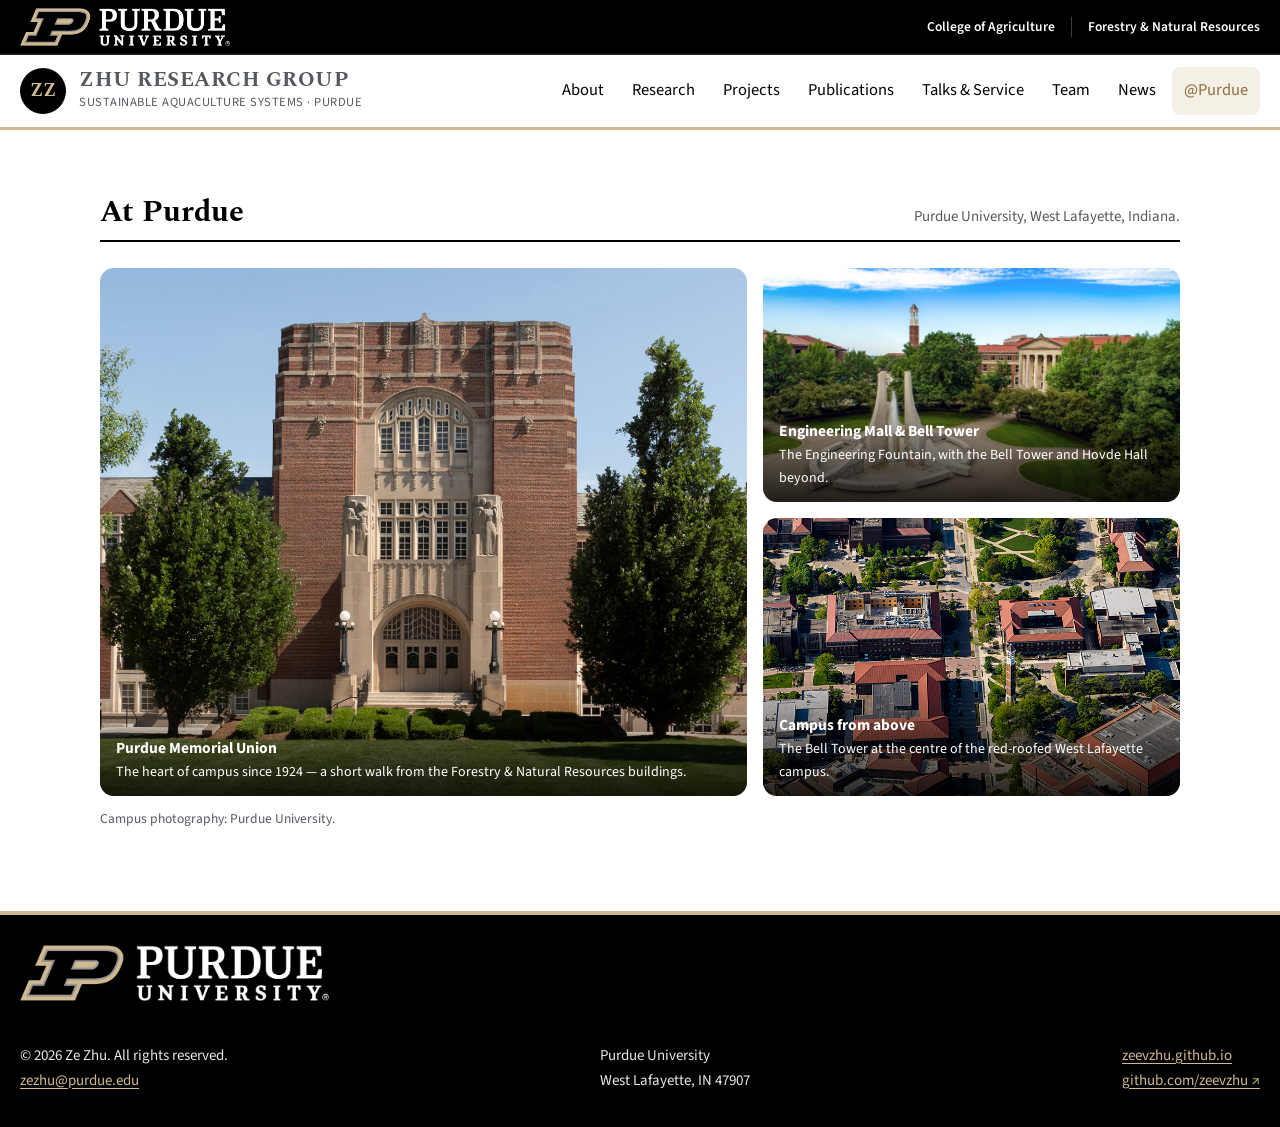
<file: purdue.html>
<!doctype html>
<html lang="en">

<head>
<meta charset="utf-8">
<meta name="viewport" content="width=device-width, initial-scale=1, viewport-fit=cover">
<meta name="color-scheme" content="light dark">
<meta name="description" content="Ze Zhu — Researcher at Purdue University. Sustainable aquaculture systems, aquaponics, waste-to-protein, photobioreactors and energy modelling.">
<link rel="icon" href="data:,">
<title>At Purdue — Ze Zhu | Purdue University</title>
<link rel="preconnect" href="https://fonts.googleapis.com">
<link rel="preconnect" href="https://fonts.gstatic.com" crossorigin>
<link href="https://fonts.googleapis.com/css2?family=Spectral:ital,wght@0,500;0,600;0,700;1,500&family=Source+Sans+3:wght@400;600;700&family=Noto+Serif+SC:wght@600;700&display=swap" rel="stylesheet">
<link rel="stylesheet" href="assets/site.css">
</head>
<body>

<!-- PURDUE INSTITUTIONAL BAR -->
<div class="purdue-bar">
  <div class="purdue-bar-in">
    <a class="p-lockup" href="https://www.purdue.edu" target="_blank" rel="noopener" aria-label="Purdue University">
      <img class="p-logo" src="assets/purdue-logo-reversed.png" alt="Purdue University">
    </a>
    <div class="p-right">
      <a href="https://ag.purdue.edu" target="_blank" rel="noopener">College of Agriculture</a>
      <span class="p-div hide-sm" aria-hidden="true"></span>
      <a class="hide-sm" href="https://ag.purdue.edu/department/forestry-natural-resources/index.html" target="_blank" rel="noopener">Forestry &amp; Natural Resources</a>
    </div>
  </div>
</div>

<header class="topbar">
  <div class="topbar-in">
    <a class="brand" href="index.html">
      <span class="mark">ZZ</span>
      <span><b>Zhu Research Group</b><span class="sub">Sustainable Aquaculture Systems · Purdue</span></span>
    </a>
    <button class="burger" id="burger" aria-label="Open menu" aria-expanded="false">☰</button>
    <nav class="main" id="mainnav" aria-label="Main">
      <a href="index.html">About</a>
      <a href="research.html">Research</a>
      <a href="projects.html">Projects</a>
      <a href="publications.html">Publications</a>
      <a href="talks.html">Talks &amp; Service</a>
      <a href="team.html">Team</a>
      <a href="news.html">News</a>
      <a href="purdue.html" class="active" aria-current="page">@Purdue</a>
    </nav>
  </div>
</header>

<main class="wrap">
<!-- AT PURDUE -->
  <section id="purdue">
    <div class="sec-head"><h2>At Purdue</h2><p>Purdue University, West Lafayette, Indiana.</p></div>
    <div class="campus">
      <figure class="tall">
        <img src="assets/purdue-pmu.jpg" alt="Purdue Memorial Union on a bright summer day: the red-brick Collegiate Gothic tower and arched entrance framed by green lawns and mature trees">
        <figcaption><b>Purdue Memorial Union</b>The heart of campus since 1924 — a short walk from the Forestry &amp; Natural Resources buildings.</figcaption>
      </figure>
      <div class="stack">
        <figure>
          <img src="assets/purdue-mall.jpg" alt="The Purdue Engineering Fountain in the foreground with the Purdue Bell Tower and Hovde Hall rising behind green lawns and trees under a blue sky">
          <figcaption><b>Engineering Mall &amp; Bell Tower</b>The Engineering Fountain, with the Bell Tower and Hovde Hall beyond.</figcaption>
        </figure>
        <figure>
          <img src="assets/purdue-belltower.jpg" alt="Aerial view over Purdue's red-roofed West Lafayette campus, with the Bell Tower rising at the centre among green trees and walkways">
          <figcaption><b>Campus from above</b>The Bell Tower at the centre of the red-roofed West Lafayette campus.</figcaption>
        </figure>
      </div>
    </div>
    <p style="color:var(--muted);font-size:13.5px;margin:12px 0 0">Campus photography: Purdue University.</p>
  </section>

</main>

<footer>
  <div style="max-width:1280px;margin:0 auto;padding:30px 20px 0">
    <a class="p-lockup" href="https://www.purdue.edu" target="_blank" rel="noopener" aria-label="Purdue University">
      <img class="p-logo lg" src="assets/purdue-logo-reversed.png" alt="Purdue University">
    </a>
  </div>
  <div class="foot-in">
    <div>© 2026 Ze Zhu. All rights reserved.<br><a href="mailto:zezhu@purdue.edu">zezhu@purdue.edu</a></div>
    <div>Purdue University<br>West Lafayette, IN 47907</div>
    <div><a href="https://zeevzhu.github.io">zeevzhu.github.io</a><br><a href="https://github.com/zeevzhu" target="_blank" rel="noopener">github.com/zeevzhu ↗</a></div>
  </div>
</footer>

<button class="totop" id="totop" aria-label="Back to top">↑</button>
<script src="assets/site.js"></script>
</body>
</html>
</file>
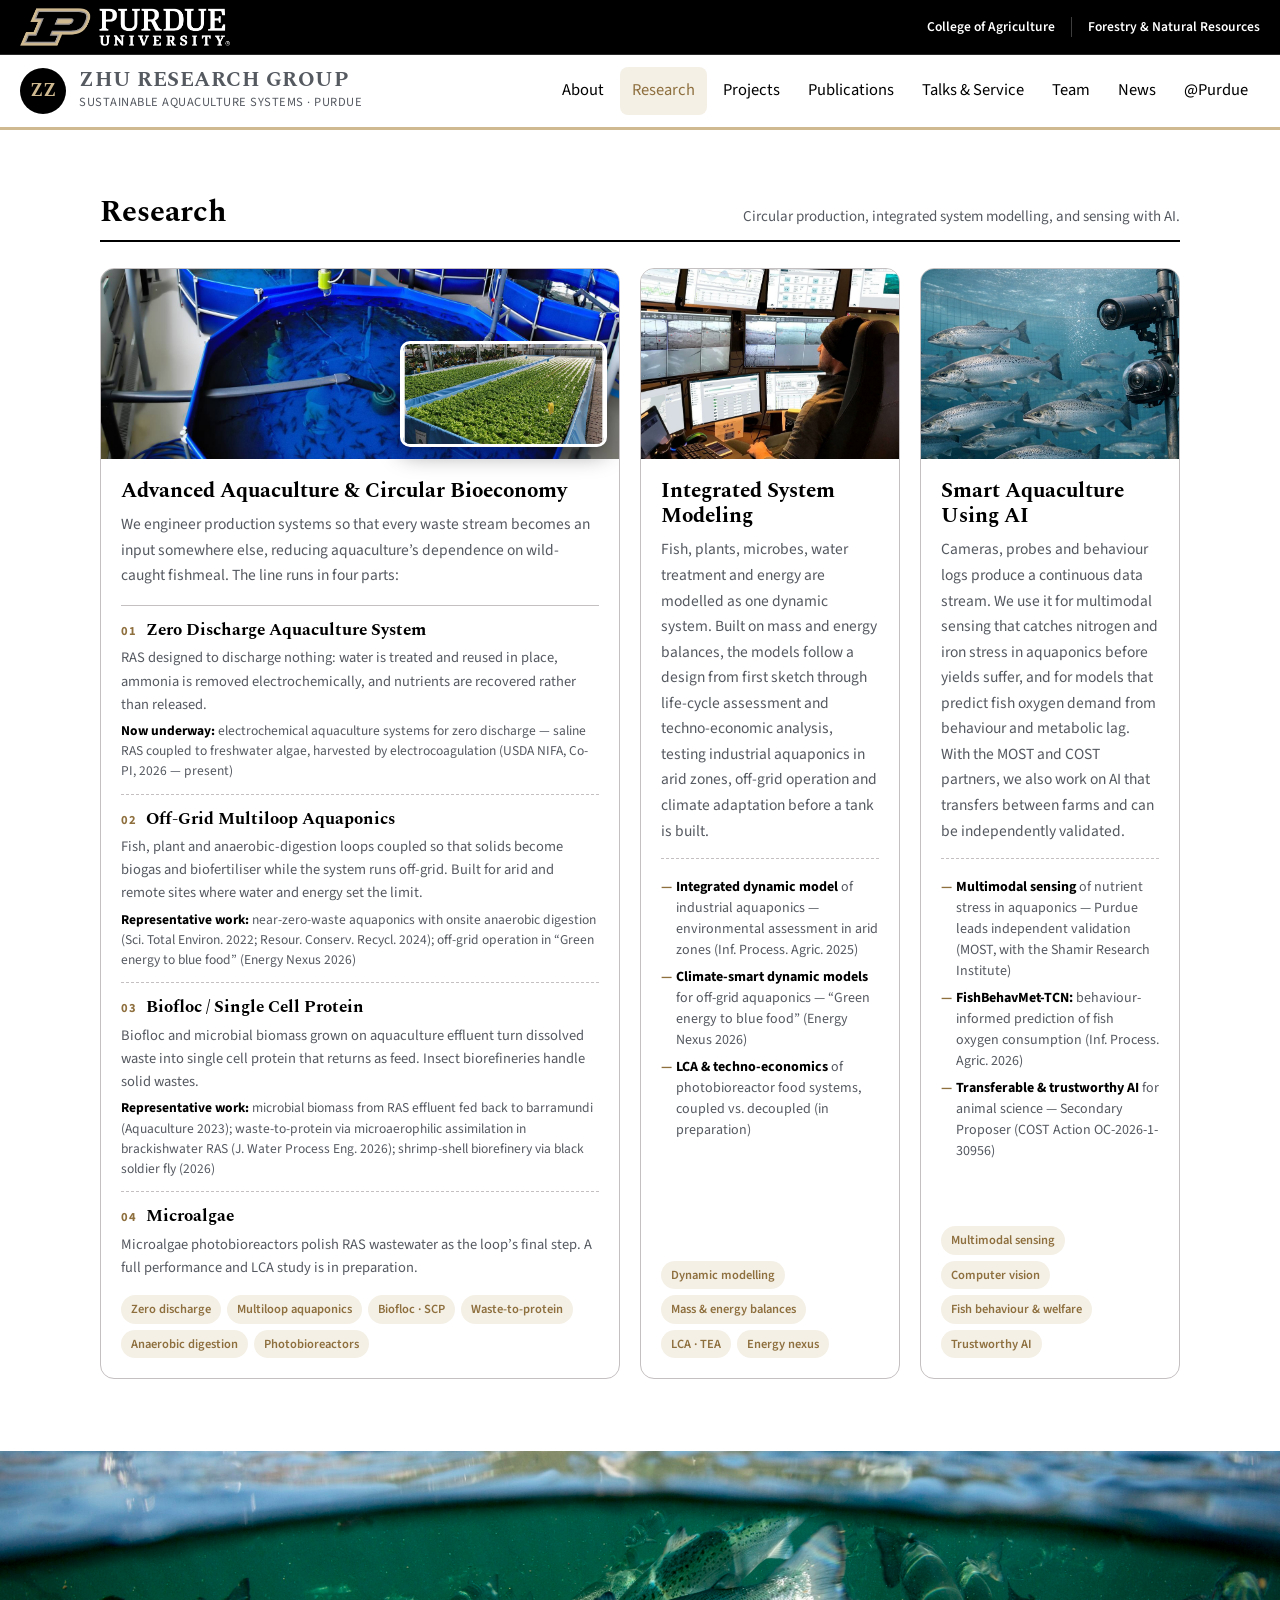
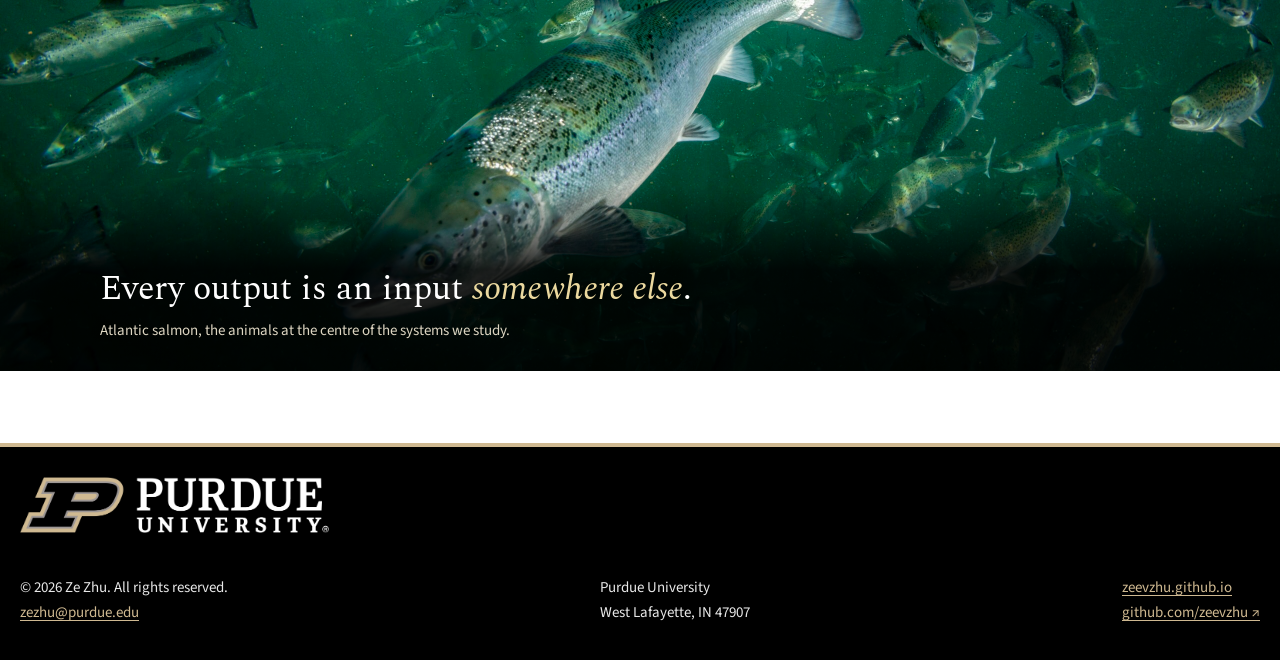
<file: research.html>
<!doctype html>
<html lang="en">

<head>
<meta charset="utf-8">
<meta name="viewport" content="width=device-width, initial-scale=1, viewport-fit=cover">
<meta name="color-scheme" content="light dark">
<meta name="description" content="Ze Zhu — Researcher at Purdue University. Sustainable aquaculture systems, aquaponics, waste-to-protein, photobioreactors and energy modelling.">
<link rel="icon" href="data:,">
<title>Research — Ze Zhu | Purdue University</title>
<link rel="preconnect" href="https://fonts.googleapis.com">
<link rel="preconnect" href="https://fonts.gstatic.com" crossorigin>
<link href="https://fonts.googleapis.com/css2?family=Spectral:ital,wght@0,500;0,600;0,700;1,500&family=Source+Sans+3:wght@400;600;700&family=Noto+Serif+SC:wght@600;700&display=swap" rel="stylesheet">
<link rel="stylesheet" href="assets/site.css">
</head>
<body>

<!-- PURDUE INSTITUTIONAL BAR -->
<div class="purdue-bar">
  <div class="purdue-bar-in">
    <a class="p-lockup" href="https://www.purdue.edu" target="_blank" rel="noopener" aria-label="Purdue University">
      <img class="p-logo" src="assets/purdue-logo-reversed.png" alt="Purdue University">
    </a>
    <div class="p-right">
      <a href="https://ag.purdue.edu" target="_blank" rel="noopener">College of Agriculture</a>
      <span class="p-div hide-sm" aria-hidden="true"></span>
      <a class="hide-sm" href="https://ag.purdue.edu/department/forestry-natural-resources/index.html" target="_blank" rel="noopener">Forestry &amp; Natural Resources</a>
    </div>
  </div>
</div>

<header class="topbar">
  <div class="topbar-in">
    <a class="brand" href="index.html">
      <span class="mark">ZZ</span>
      <span><b>Zhu Research Group</b><span class="sub">Sustainable Aquaculture Systems · Purdue</span></span>
    </a>
    <button class="burger" id="burger" aria-label="Open menu" aria-expanded="false">☰</button>
    <nav class="main" id="mainnav" aria-label="Main">
      <a href="index.html">About</a>
      <a href="research.html" class="active" aria-current="page">Research</a>
      <a href="projects.html">Projects</a>
      <a href="publications.html">Publications</a>
      <a href="talks.html">Talks &amp; Service</a>
      <a href="team.html">Team</a>
      <a href="news.html">News</a>
      <a href="purdue.html">@Purdue</a>
    </nav>
  </div>
</header>

<main class="wrap">
<!-- RESEARCH -->
  <section id="research">
    <div class="sec-head"><h2>Research</h2><p>Circular production, integrated system modelling, and sensing with AI.</p></div>
    <div class="pillars">
      <article class="pillar">
        <figure class="pillar-media">
          <img class="media-main" src="assets/ras.jpg" alt="Inside a recirculating aquaculture system (RAS): blue circular tanks full of young fish, each served by an automatic feeder, with pipework and filtration overhead">
          <img class="media-inset" src="assets/aquaponics.jpg" alt="Aquaponics inset: lettuce growing in long deep-water culture beds under suspended grow lights inside a modern aquaponics greenhouse">
        </figure>
        <div class="body">
          <h3>Advanced Aquaculture &amp; Circular Bioeconomy</h3>
          <p>We engineer production systems so that every waste stream becomes an input somewhere else, reducing aquaculture’s dependence on wild-caught fishmeal. The line runs in four parts:</p>
          <div class="subtopics">
            <div class="subtopic">
              <h4><span class="sno">01</span> Zero Discharge Aquaculture System</h4>
              <p>RAS designed to discharge nothing: water is treated and reused in place, ammonia is removed electrochemically, and nutrients are recovered rather than released.</p>
              <p class="ref"><b>Now underway:</b> electrochemical aquaculture systems for zero discharge — saline RAS coupled to freshwater algae, harvested by electrocoagulation (USDA NIFA, Co-PI, 2026 — present)</p>
            </div>
            <div class="subtopic">
              <h4><span class="sno">02</span> Off-Grid Multiloop Aquaponics</h4>
              <p>Fish, plant and anaerobic-digestion loops coupled so that solids become biogas and biofertiliser while the system runs off-grid. Built for arid and remote sites where water and energy set the limit.</p>
              <p class="ref"><b>Representative work:</b> near-zero-waste aquaponics with onsite anaerobic digestion (Sci. Total Environ. 2022; Resour. Conserv. Recycl. 2024); off-grid operation in “Green energy to blue food” (Energy Nexus 2026)</p>
            </div>
            <div class="subtopic">
              <h4><span class="sno">03</span> Biofloc / Single Cell Protein</h4>
              <p>Biofloc and microbial biomass grown on aquaculture effluent turn dissolved waste into single cell protein that returns as feed. Insect biorefineries handle solid wastes.</p>
              <p class="ref"><b>Representative work:</b> microbial biomass from RAS effluent fed back to barramundi (Aquaculture 2023); waste-to-protein via microaerophilic assimilation in brackishwater RAS (J. Water Process Eng. 2026); shrimp-shell biorefinery via black soldier fly (2026)</p>
            </div>
            <div class="subtopic">
              <h4><span class="sno">04</span> Microalgae</h4>
              <p>Microalgae photobioreactors polish RAS wastewater as the loop’s final step. A full performance and LCA study is in preparation.</p>
            </div>
          </div>
          <div class="tags"><span class="tag">Zero discharge</span><span class="tag">Multiloop aquaponics</span><span class="tag">Biofloc · SCP</span><span class="tag">Waste-to-protein</span><span class="tag">Anaerobic digestion</span><span class="tag">Photobioreactors</span></div>
        </div>
      </article>
      <article class="pillar">
        <img src="assets/modelling.jpg" alt="An aquaculture operations control room: an operator facing a wall of monitors with live underwater camera feeds, water-quality data and system dashboards">
        <div class="body">
          <h3>Integrated System Modeling</h3>
          <p>Fish, plants, microbes, water treatment and energy are modelled as one dynamic system. Built on mass and energy balances, the models follow a design from first sketch through life-cycle assessment and techno-economic analysis, testing industrial aquaponics in arid zones, off-grid operation and climate adaptation before a tank is built.</p>
          <ul class="work">
            <li><b>Integrated dynamic model</b> of industrial aquaponics — environmental assessment in arid zones (Inf. Process. Agric. 2025)</li>
            <li><b>Climate-smart dynamic models</b> for off-grid aquaponics — “Green energy to blue food” (Energy Nexus 2026)</li>
            <li><b>LCA &amp; techno-economics</b> of photobioreactor food systems, coupled vs. decoupled (in preparation)</li>
          </ul>
          <div class="tags"><span class="tag">Dynamic modelling</span><span class="tag">Mass &amp; energy balances</span><span class="tag">LCA · TEA</span><span class="tag">Energy nexus</span></div>
        </div>
      </article>
      <article class="pillar">
        <img src="assets/smart-ai.jpg" alt="Farmed salmon swimming past a pair of underwater monitoring cameras mounted inside a net pen — the camera feeds that sensing and computer-vision models learn from">
        <div class="body">
          <h3>Smart Aquaculture Using AI</h3>
          <p>Cameras, probes and behaviour logs produce a continuous data stream. We use it for multimodal sensing that catches nitrogen and iron stress in aquaponics before yields suffer, and for models that predict fish oxygen demand from behaviour and metabolic lag. With the MOST and COST partners, we also work on AI that transfers between farms and can be independently validated.</p>
          <ul class="work">
            <li><b>Multimodal sensing</b> of nutrient stress in aquaponics — Purdue leads independent validation (MOST, with the Shamir Research Institute)</li>
            <li><b>FishBehavMet-TCN:</b> behaviour-informed prediction of fish oxygen consumption (Inf. Process. Agric. 2026)</li>
            <li><b>Transferable &amp; trustworthy AI</b> for animal science — Secondary Proposer (COST Action OC-2026-1-30956)</li>
          </ul>
          <div class="tags"><span class="tag">Multimodal sensing</span><span class="tag">Computer vision</span><span class="tag">Fish behaviour &amp; welfare</span><span class="tag">Trustworthy AI</span></div>
        </div>
      </article>
    </div>

  </section>

  <!-- PHOTO BREAK -->
  <div class="photo-break">
    <img src="assets/salmon-underwater.jpg" alt="Atlantic salmon swimming just below the surface in clear green water, sunlight rippling across their silver, spotted bodies">
    <div class="pb-panel">
      <div class="wrap">
        <blockquote>Every output is an input <em>somewhere else</em>.</blockquote>
        <p>Atlantic salmon, the animals at the centre of the systems we study.</p>
      </div>
    </div>
  </div>

  </main>

<footer>
  <div style="max-width:1280px;margin:0 auto;padding:30px 20px 0">
    <a class="p-lockup" href="https://www.purdue.edu" target="_blank" rel="noopener" aria-label="Purdue University">
      <img class="p-logo lg" src="assets/purdue-logo-reversed.png" alt="Purdue University">
    </a>
  </div>
  <div class="foot-in">
    <div>© 2026 Ze Zhu. All rights reserved.<br><a href="mailto:zezhu@purdue.edu">zezhu@purdue.edu</a></div>
    <div>Purdue University<br>West Lafayette, IN 47907</div>
    <div><a href="https://zeevzhu.github.io">zeevzhu.github.io</a><br><a href="https://github.com/zeevzhu" target="_blank" rel="noopener">github.com/zeevzhu ↗</a></div>
  </div>
</footer>

<button class="totop" id="totop" aria-label="Back to top">↑</button>
<script src="assets/site.js"></script>
</body>
</html>
</file>
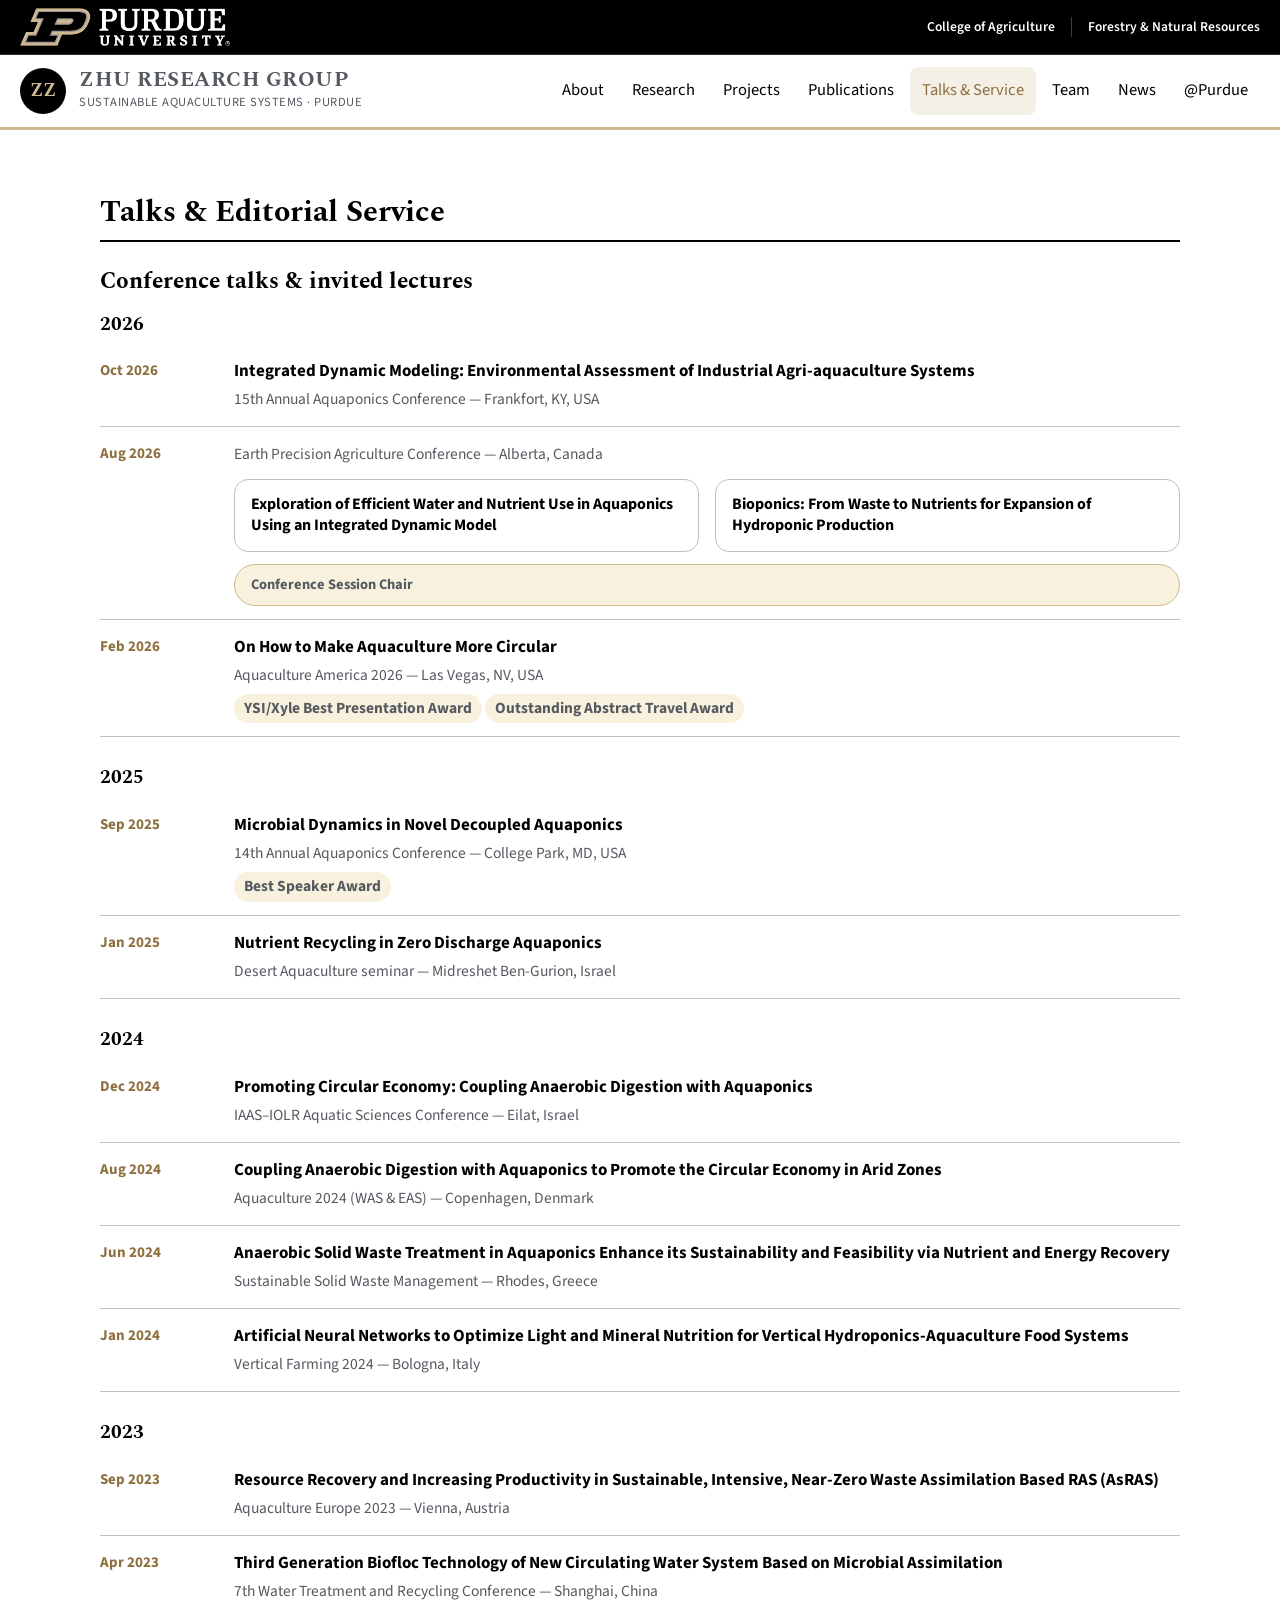
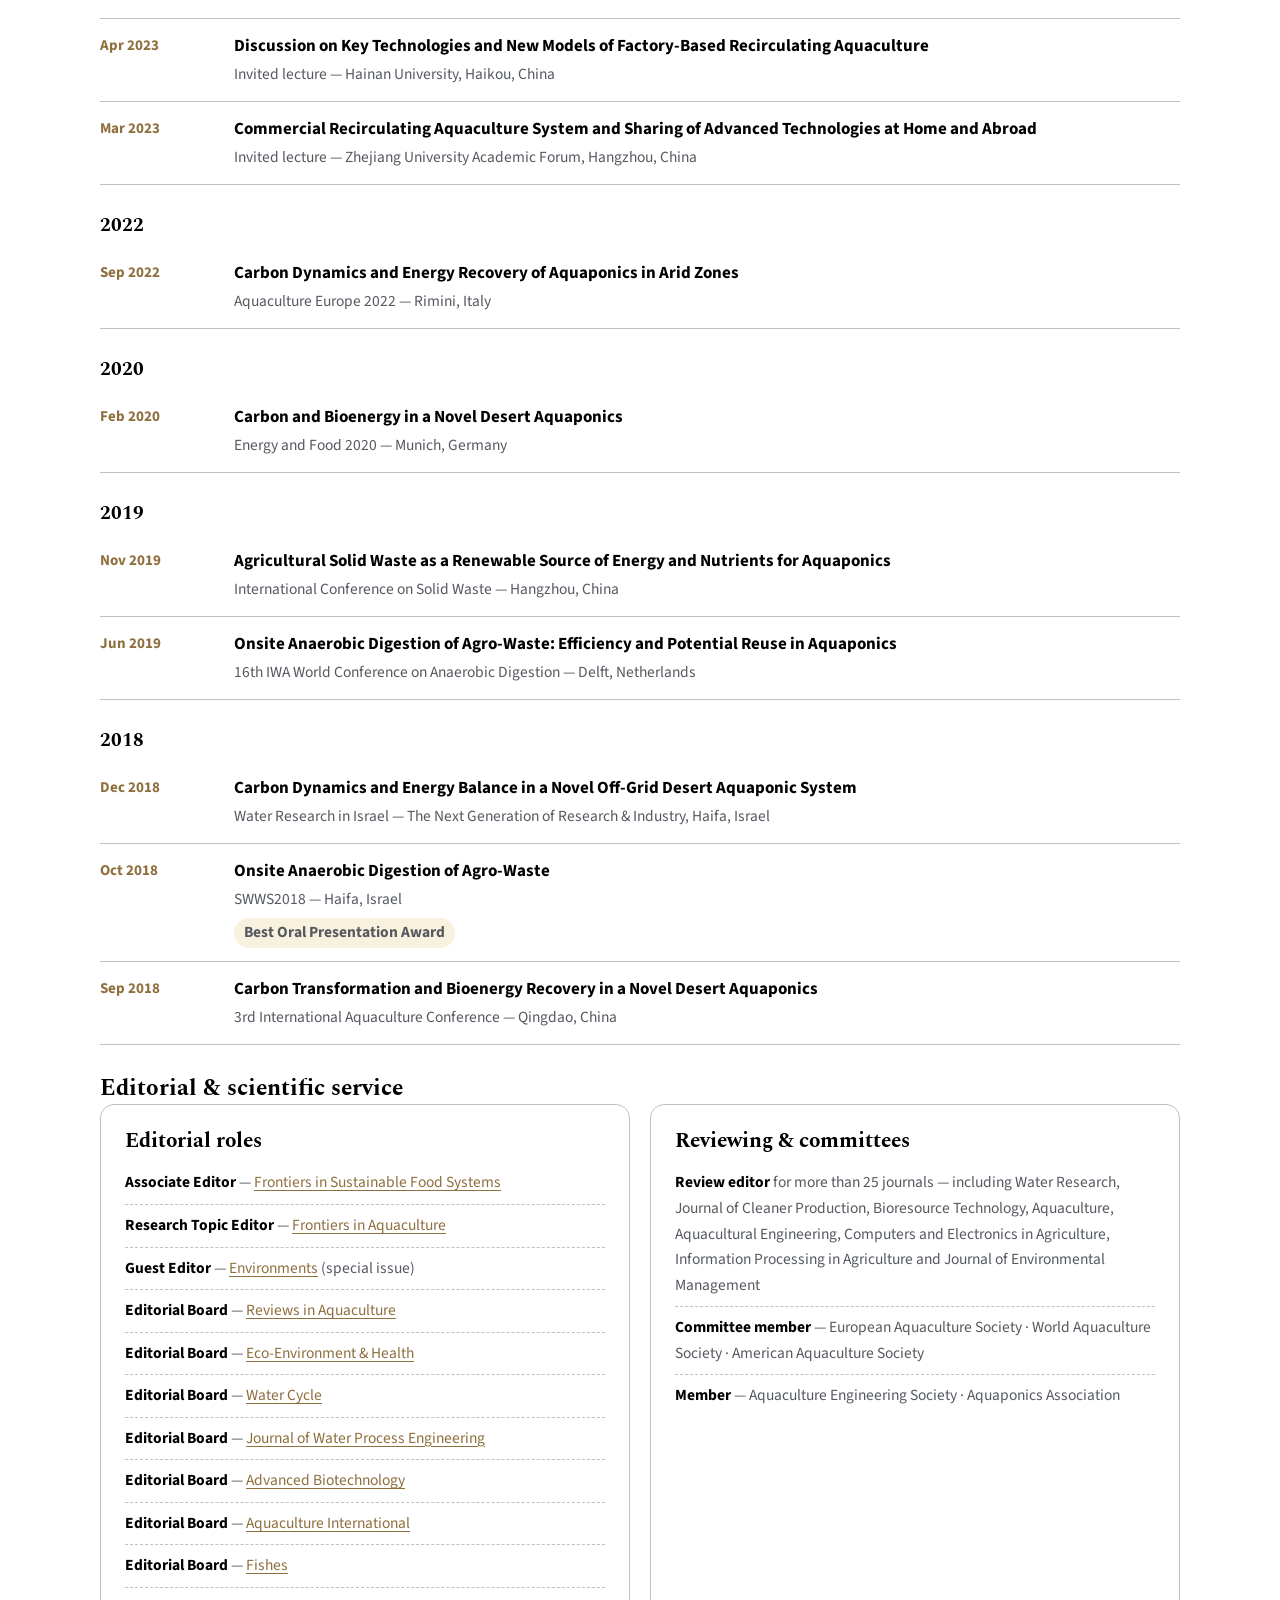
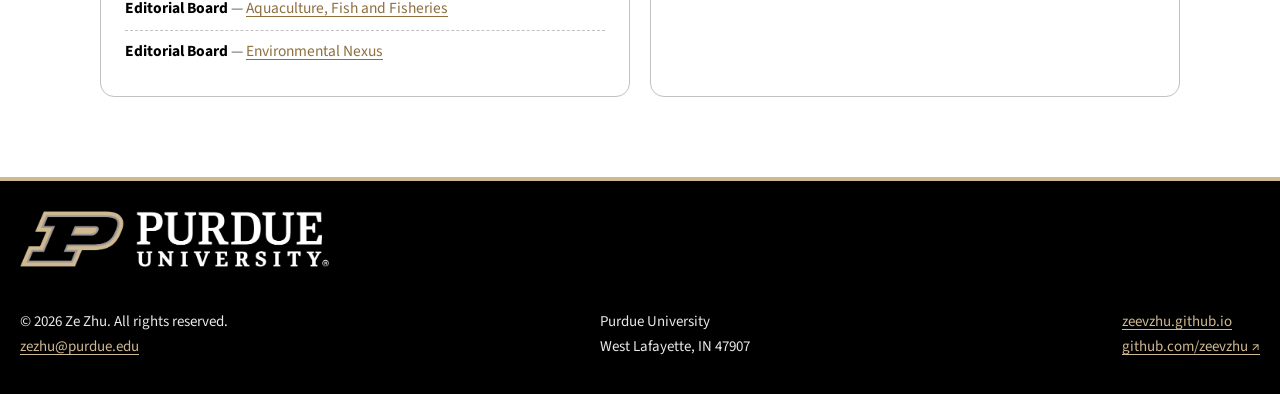
<file: talks.html>
<!doctype html>
<html lang="en">

<head>
<meta charset="utf-8">
<meta name="viewport" content="width=device-width, initial-scale=1, viewport-fit=cover">
<meta name="color-scheme" content="light dark">
<meta name="description" content="Ze Zhu — Researcher at Purdue University. Sustainable aquaculture systems, aquaponics, waste-to-protein, photobioreactors and energy modelling.">
<link rel="icon" href="data:,">
<title>Talks &amp; Editorial Service — Ze Zhu | Purdue University</title>
<link rel="preconnect" href="https://fonts.googleapis.com">
<link rel="preconnect" href="https://fonts.gstatic.com" crossorigin>
<link href="https://fonts.googleapis.com/css2?family=Spectral:ital,wght@0,500;0,600;0,700;1,500&family=Source+Sans+3:wght@400;600;700&family=Noto+Serif+SC:wght@600;700&display=swap" rel="stylesheet">
<link rel="stylesheet" href="assets/site.css">
</head>
<body>

<!-- PURDUE INSTITUTIONAL BAR -->
<div class="purdue-bar">
  <div class="purdue-bar-in">
    <a class="p-lockup" href="https://www.purdue.edu" target="_blank" rel="noopener" aria-label="Purdue University">
      <img class="p-logo" src="assets/purdue-logo-reversed.png" alt="Purdue University">
    </a>
    <div class="p-right">
      <a href="https://ag.purdue.edu" target="_blank" rel="noopener">College of Agriculture</a>
      <span class="p-div hide-sm" aria-hidden="true"></span>
      <a class="hide-sm" href="https://ag.purdue.edu/department/forestry-natural-resources/index.html" target="_blank" rel="noopener">Forestry &amp; Natural Resources</a>
    </div>
  </div>
</div>

<header class="topbar">
  <div class="topbar-in">
    <a class="brand" href="index.html">
      <span class="mark">ZZ</span>
      <span><b>Zhu Research Group</b><span class="sub">Sustainable Aquaculture Systems · Purdue</span></span>
    </a>
    <button class="burger" id="burger" aria-label="Open menu" aria-expanded="false">☰</button>
    <nav class="main" id="mainnav" aria-label="Main">
      <a href="index.html">About</a>
      <a href="research.html">Research</a>
      <a href="projects.html">Projects</a>
      <a href="publications.html">Publications</a>
      <a href="talks.html" class="active" aria-current="page">Talks &amp; Service</a>
      <a href="team.html">Team</a>
      <a href="news.html">News</a>
      <a href="purdue.html">@Purdue</a>
    </nav>
  </div>
</header>

<main class="wrap">
<!-- TALKS & EDITORIAL SERVICE -->
  <section id="talks">
    <div class="sec-head"><h2>Talks &amp; Editorial Service</h2></div>

    <h3 class="pub-year">Conference talks &amp; invited lectures</h3>
    <h3 class="pub-year" style="font-size:19px;margin-top:18px">2026</h3>
    <div class="timeline">
      <div class="tl"><time>Oct 2026</time><div><b>Integrated Dynamic Modeling: Environmental Assessment of Industrial Agri-aquaculture Systems</b><span>15th Annual Aquaponics Conference — Frankfort, KY, USA</span></div></div>
    <div class="tl"><time>Aug 2026</time><div>
<span>Earth Precision Agriculture Conference — Alberta, Canada</span>
<div class="talk-pair">
<div class="talk-item"><b>Exploration of Efficient Water and Nutrient Use in Aquaponics Using an Integrated Dynamic Model</b></div>
<div class="talk-item"><b>Bioponics: From Waste to Nutrients for Expansion of Hydroponic Production</b></div>
</div>
<span class="award chair">Conference Session Chair</span>
</div></div>
      <div class="tl"><time>Feb 2026</time><div><b>On How to Make Aquaculture More Circular</b><span>Aquaculture America 2026 — Las Vegas, NV, USA</span><br><span class="award">YSI/Xyle Best Presentation Award</span> <span class="award">Outstanding Abstract Travel Award</span></div></div>
    </div>
    <h3 class="pub-year" style="font-size:19px">2025</h3>
    <div class="timeline">
      <div class="tl"><time>Sep 2025</time><div><b>Microbial Dynamics in Novel Decoupled Aquaponics</b><span>14th Annual Aquaponics Conference — College Park, MD, USA</span><br><span class="award">Best Speaker Award</span></div></div>
      <div class="tl"><time>Jan 2025</time><div><b>Nutrient Recycling in Zero Discharge Aquaponics</b><span>Desert Aquaculture seminar — Midreshet Ben-Gurion, Israel</span></div></div>
    </div>
    <h3 class="pub-year" style="font-size:19px">2024</h3>
    <div class="timeline">
      <div class="tl"><time>Dec 2024</time><div><b>Promoting Circular Economy: Coupling Anaerobic Digestion with Aquaponics</b><span>IAAS–IOLR Aquatic Sciences Conference — Eilat, Israel</span></div></div>
      <div class="tl"><time>Aug 2024</time><div><b>Coupling Anaerobic Digestion with Aquaponics to Promote the Circular Economy in Arid Zones</b><span>Aquaculture 2024 (WAS &amp; EAS) — Copenhagen, Denmark</span></div></div>
      <div class="tl"><time>Jun 2024</time><div><b>Anaerobic Solid Waste Treatment in Aquaponics Enhance its Sustainability and Feasibility via Nutrient and Energy Recovery</b><span>Sustainable Solid Waste Management — Rhodes, Greece</span></div></div>
      <div class="tl"><time>Jan 2024</time><div><b>Artificial Neural Networks to Optimize Light and Mineral Nutrition for Vertical Hydroponics-Aquaculture Food Systems</b><span>Vertical Farming 2024 — Bologna, Italy</span></div></div>
    </div>
    <h3 class="pub-year" style="font-size:19px">2023</h3>
    <div class="timeline">
      <div class="tl"><time>Sep 2023</time><div><b>Resource Recovery and Increasing Productivity in Sustainable, Intensive, Near-Zero Waste Assimilation Based RAS (AsRAS)</b><span>Aquaculture Europe 2023 — Vienna, Austria</span></div></div>
      <div class="tl"><time>Apr 2023</time><div><b>Third Generation Biofloc Technology of New Circulating Water System Based on Microbial Assimilation</b><span>7th Water Treatment and Recycling Conference — Shanghai, China</span></div></div>
      <div class="tl"><time>Apr 2023</time><div><b>Discussion on Key Technologies and New Models of Factory-Based Recirculating Aquaculture</b><span>Invited lecture — Hainan University, Haikou, China</span></div></div>
      <div class="tl"><time>Mar 2023</time><div><b>Commercial Recirculating Aquaculture System and Sharing of Advanced Technologies at Home and Abroad</b><span>Invited lecture — Zhejiang University Academic Forum, Hangzhou, China</span></div></div>
    </div>
    <h3 class="pub-year" style="font-size:19px">2022</h3>
    <div class="timeline">
      <div class="tl"><time>Sep 2022</time><div><b>Carbon Dynamics and Energy Recovery of Aquaponics in Arid Zones</b><span>Aquaculture Europe 2022 — Rimini, Italy</span></div></div>
    </div>
    <h3 class="pub-year" style="font-size:19px">2020</h3>
    <div class="timeline">
      <div class="tl"><time>Feb 2020</time><div><b>Carbon and Bioenergy in a Novel Desert Aquaponics</b><span>Energy and Food 2020 — Munich, Germany</span></div></div>
    </div>
    <h3 class="pub-year" style="font-size:19px">2019</h3>
    <div class="timeline">
      <div class="tl"><time>Nov 2019</time><div><b>Agricultural Solid Waste as a Renewable Source of Energy and Nutrients for Aquaponics</b><span>International Conference on Solid Waste — Hangzhou, China</span></div></div>
      <div class="tl"><time>Jun 2019</time><div><b>Onsite Anaerobic Digestion of Agro-Waste: Efficiency and Potential Reuse in Aquaponics</b><span>16th IWA World Conference on Anaerobic Digestion — Delft, Netherlands</span></div></div>
    </div>
    <h3 class="pub-year" style="font-size:19px">2018</h3>
    <div class="timeline">
      <div class="tl"><time>Dec 2018</time><div><b>Carbon Dynamics and Energy Balance in a Novel Off-Grid Desert Aquaponic System</b><span>Water Research in Israel — The Next Generation of Research &amp; Industry, Haifa, Israel</span></div></div>
      <div class="tl"><time>Oct 2018</time><div><b>Onsite Anaerobic Digestion of Agro-Waste</b><span>SWWS2018 — Haifa, Israel</span><br><span class="award">Best Oral Presentation Award</span></div></div>
      <div class="tl"><time>Sep 2018</time><div><b>Carbon Transformation and Bioenergy Recovery in a Novel Desert Aquaponics</b><span>3rd International Aquaculture Conference — Qingdao, China</span></div></div>
    </div>

    <h3 class="pub-year">Editorial &amp; scientific service</h3>
    <div class="team-grid">
      <div class="panel">
        <h3>Editorial roles</h3>
        <ul class="ed-list">
          <li><b>Associate Editor</b> — <a href="https://www.frontiersin.org/journals/sustainable-food-systems" target="_blank" rel="noopener">Frontiers in Sustainable Food Systems</a></li>
          <li><b>Research Topic Editor</b> — <a href="https://www.frontiersin.org/journals/aquaculture" target="_blank" rel="noopener">Frontiers in Aquaculture</a></li>
          <li><b>Guest Editor</b> — <a href="https://www.mdpi.com/journal/environments" target="_blank" rel="noopener">Environments</a> (special issue)</li>
          <li><b>Editorial Board</b> — <a href="https://onlinelibrary.wiley.com/journal/17535131" target="_blank" rel="noopener">Reviews in Aquaculture</a></li>
          <li><b>Editorial Board</b> — <a href="https://www.sciencedirect.com/journal/eco-environment-and-health" target="_blank" rel="noopener">Eco-Environment &amp; Health</a></li>
          <li><b>Editorial Board</b> — <a href="https://www.sciencedirect.com/journal/water-cycle" target="_blank" rel="noopener">Water Cycle</a></li>
          <li><b>Editorial Board</b> — <a href="https://www.sciencedirect.com/journal/journal-of-water-process-engineering" target="_blank" rel="noopener">Journal of Water Process Engineering</a></li>
          <li><b>Editorial Board</b> — <a href="https://link.springer.com/journal/44307" target="_blank" rel="noopener">Advanced Biotechnology</a></li>
          <li><b>Editorial Board</b> — <a href="https://link.springer.com/journal/10499" target="_blank" rel="noopener">Aquaculture International</a></li>
          <li><b>Editorial Board</b> — <a href="https://www.mdpi.com/journal/fishes" target="_blank" rel="noopener">Fishes</a></li>
          <li><b>Editorial Board</b> — <a href="https://onlinelibrary.wiley.com/journal/26938847" target="_blank" rel="noopener">Aquaculture, Fish and Fisheries</a></li>
          <li><b>Editorial Board</b> — <a href="https://www.sciencedirect.com/journal/environmental-nexus" target="_blank" rel="noopener">Environmental Nexus</a></li>
        </ul>
      </div>
      <div class="panel">
        <h3>Reviewing &amp; committees</h3>
        <ul class="ed-list">
          <li><b>Review editor</b> for more than 25 journals — including Water Research, Journal of Cleaner Production, Bioresource Technology, Aquaculture, Aquacultural Engineering, Computers and Electronics in Agriculture, Information Processing in Agriculture and Journal of Environmental Management</li>
          <li><b>Committee member</b> — European Aquaculture Society · World Aquaculture Society · American Aquaculture Society</li>
          <li><b>Member</b> — Aquaculture Engineering Society · Aquaponics Association</li>
        </ul>
      </div>
    </div>
  </section>

  </main>

<footer>
  <div style="max-width:1280px;margin:0 auto;padding:30px 20px 0">
    <a class="p-lockup" href="https://www.purdue.edu" target="_blank" rel="noopener" aria-label="Purdue University">
      <img class="p-logo lg" src="assets/purdue-logo-reversed.png" alt="Purdue University">
    </a>
  </div>
  <div class="foot-in">
    <div>© 2026 Ze Zhu. All rights reserved.<br><a href="mailto:zezhu@purdue.edu">zezhu@purdue.edu</a></div>
    <div>Purdue University<br>West Lafayette, IN 47907</div>
    <div><a href="https://zeevzhu.github.io">zeevzhu.github.io</a><br><a href="https://github.com/zeevzhu" target="_blank" rel="noopener">github.com/zeevzhu ↗</a></div>
  </div>
</footer>

<button class="totop" id="totop" aria-label="Back to top">↑</button>
<script src="assets/site.js"></script>
</body>
</html>
</file>
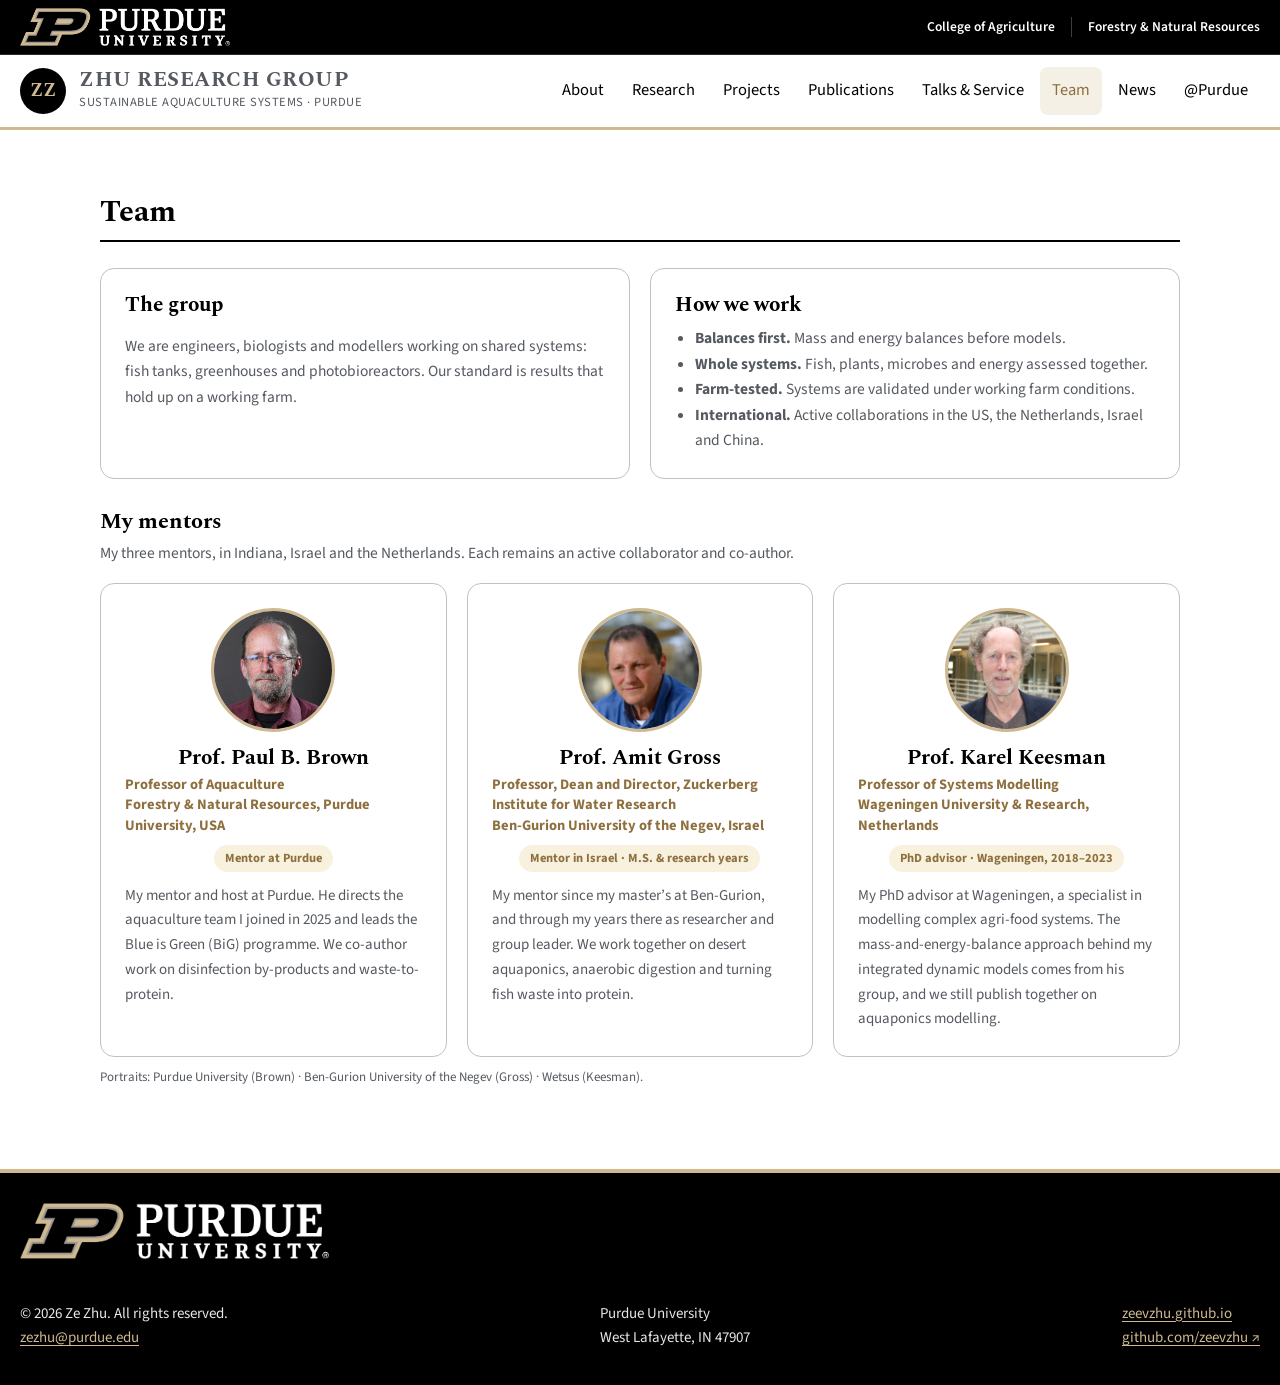
<file: team.html>
<!doctype html>
<html lang="en">

<head>
<meta charset="utf-8">
<meta name="viewport" content="width=device-width, initial-scale=1, viewport-fit=cover">
<meta name="color-scheme" content="light dark">
<meta name="description" content="Ze Zhu — Researcher at Purdue University. Sustainable aquaculture systems, aquaponics, waste-to-protein, photobioreactors and energy modelling.">
<link rel="icon" href="data:,">
<title>Team — Ze Zhu | Purdue University</title>
<link rel="preconnect" href="https://fonts.googleapis.com">
<link rel="preconnect" href="https://fonts.gstatic.com" crossorigin>
<link href="https://fonts.googleapis.com/css2?family=Spectral:ital,wght@0,500;0,600;0,700;1,500&family=Source+Sans+3:wght@400;600;700&family=Noto+Serif+SC:wght@600;700&display=swap" rel="stylesheet">
<link rel="stylesheet" href="assets/site.css">
</head>
<body>

<!-- PURDUE INSTITUTIONAL BAR -->
<div class="purdue-bar">
  <div class="purdue-bar-in">
    <a class="p-lockup" href="https://www.purdue.edu" target="_blank" rel="noopener" aria-label="Purdue University">
      <img class="p-logo" src="assets/purdue-logo-reversed.png" alt="Purdue University">
    </a>
    <div class="p-right">
      <a href="https://ag.purdue.edu" target="_blank" rel="noopener">College of Agriculture</a>
      <span class="p-div hide-sm" aria-hidden="true"></span>
      <a class="hide-sm" href="https://ag.purdue.edu/department/forestry-natural-resources/index.html" target="_blank" rel="noopener">Forestry &amp; Natural Resources</a>
    </div>
  </div>
</div>

<header class="topbar">
  <div class="topbar-in">
    <a class="brand" href="index.html">
      <span class="mark">ZZ</span>
      <span><b>Zhu Research Group</b><span class="sub">Sustainable Aquaculture Systems · Purdue</span></span>
    </a>
    <button class="burger" id="burger" aria-label="Open menu" aria-expanded="false">☰</button>
    <nav class="main" id="mainnav" aria-label="Main">
      <a href="index.html">About</a>
      <a href="research.html">Research</a>
      <a href="projects.html">Projects</a>
      <a href="publications.html">Publications</a>
      <a href="talks.html">Talks &amp; Service</a>
      <a href="team.html" class="active" aria-current="page">Team</a>
      <a href="news.html">News</a>
      <a href="purdue.html">@Purdue</a>
    </nav>
  </div>
</header>

<main class="wrap">
<!-- TEAM -->
  <section id="team">
      <div class="sec-head"><h2>Team</h2></div>
    <div class="team-grid">
      <div class="panel">
        <h3>The group</h3>
        <p>We are engineers, biologists and modellers working on shared systems: fish tanks, greenhouses and photobioreactors. Our standard is results that hold up on a working farm.</p>
      </div>
      <div class="panel">
        <h3>How we work</h3>
        <ul style="margin:0;padding-left:20px">
          <li><strong>Balances first.</strong> Mass and energy balances before models.</li>
          <li><strong>Whole systems.</strong> Fish, plants, microbes and energy assessed together.</li>
          <li><strong>Farm-tested.</strong> Systems are validated under working farm conditions.</li>
          <li><strong>International.</strong> Active collaborations in the US, the Netherlands, Israel and China.</li>
        </ul>
      </div>
    </div>

    <h3 class="mentors-head">My mentors</h3>
    <p class="mentors-sub">My three mentors, in Indiana, Israel and the Netherlands. Each remains an active collaborator and co-author.</p>
    <div class="mentors">
      <article class="mentor">
        <img src="assets/mentor-paul-brown.jpg" alt="Portrait of Prof. Paul B. Brown of Purdue University — glasses and a grey beard, wearing a maroon shirt against a dark background">
        <h3>Prof. Paul B. Brown</h3>
        <p class="affil-line">Professor of Aquaculture<br>Forestry &amp; Natural Resources, Purdue University, USA</p>
        <span class="rel">Mentor at Purdue</span>
        <p>My mentor and host at Purdue. He directs the aquaculture team I joined in 2025 and leads the Blue is Green (BiG) programme. We co-author work on disinfection by-products and waste-to-protein.</p>
      </article>
      <article class="mentor">
        <img src="assets/mentor-amit-gross.jpg" alt="Portrait of Prof. Amit Gross of Ben-Gurion University — outdoors in a blue shirt, softly lit campus greenery behind him">
        <h3>Prof. Amit Gross</h3>
        <p class="affil-line">Professor, Dean and Director, Zuckerberg Institute for Water Research<br>Ben-Gurion University of the Negev, Israel</p>
        <span class="rel">Mentor in Israel · M.S. &amp; research years</span>
        <p>My mentor since my master’s at Ben-Gurion, and through my years there as researcher and group leader. We work together on desert aquaponics, anaerobic digestion and turning fish waste into protein.</p>
      </article>
      <article class="mentor">
        <img src="assets/mentor-karel-keesman.jpg" alt="Portrait of Prof. Karel Keesman of Wageningen University — curly grey hair, in a blazer inside a bright university atrium">
        <h3>Prof. Karel Keesman</h3>
        <p class="affil-line">Professor of Systems Modelling<br>Wageningen University &amp; Research, Netherlands</p>
        <span class="rel">PhD advisor · Wageningen, 2018–2023</span>
        <p>My PhD advisor at Wageningen, a specialist in modelling complex agri-food systems. The mass-and-energy-balance approach behind my integrated dynamic models comes from his group, and we still publish together on aquaponics modelling.</p>
      </article>
    </div>
    <p class="mentor-credit">Portraits: Purdue University (Brown) · Ben-Gurion University of the Negev (Gross) · Wetsus (Keesman).</p>

  </section>

  </main>

<footer>
  <div style="max-width:1280px;margin:0 auto;padding:30px 20px 0">
    <a class="p-lockup" href="https://www.purdue.edu" target="_blank" rel="noopener" aria-label="Purdue University">
      <img class="p-logo lg" src="assets/purdue-logo-reversed.png" alt="Purdue University">
    </a>
  </div>
  <div class="foot-in">
    <div>© 2026 Ze Zhu. All rights reserved.<br><a href="mailto:zezhu@purdue.edu">zezhu@purdue.edu</a></div>
    <div>Purdue University<br>West Lafayette, IN 47907</div>
    <div><a href="https://zeevzhu.github.io">zeevzhu.github.io</a><br><a href="https://github.com/zeevzhu" target="_blank" rel="noopener">github.com/zeevzhu ↗</a></div>
  </div>
</footer>

<button class="totop" id="totop" aria-label="Back to top">↑</button>
<script src="assets/site.js"></script>
</body>
</html>
</file>
<file: assets/site.css>
/* Purdue University brand palette (Purdue Brand Studio):
   Primary — Boilermaker Gold #CFB991 · Black #000000 · White #FFFFFF
   Supporting — Aged #8E6F3E · Rush #DAAA00 · Field #DDB945 · Dust #EBD99F
                Steel #555960 · Cool Gray #6F727B · Railway Gray #9D9795 · Steam #C4BFC0 */
:root{
  --bg:#ffffff; --surface:#ffffff; --surface2:#f4f0e6;
  --ink:#000000; --muted:#555960; --line:#C4BFC0;
  --boiler:#CFB991; --rush:#DAAA00; --field:#DDB945; --dust:#EBD99F;
  --gold:#8E6F3E; --gold-soft:#f7f1de;
  --dark:#000000; --dark-ink:#ffffff;
  --radius:14px; --max:1120px;
  --shadow:0 10px 30px rgba(0,0,0,.10);
}
@media (prefers-color-scheme: dark){
  :root{ --bg:#000000; --surface:#161616; --surface2:#22201b; --ink:#ffffff; --muted:#C4BFC0; --line:#3d3d3d; --gold:#CFB991; --gold-soft:#292410; --shadow:0 10px 30px rgba(0,0,0,.55); }
}
*{box-sizing:border-box}
body{margin:0;background:var(--bg);color:var(--ink);font-family:"Source Sans 3",system-ui,sans-serif;font-size:17px;line-height:1.65;-webkit-font-smoothing:antialiased;text-rendering:optimizeLegibility}
::selection{background:var(--dust);color:#000}
a:focus-visible,button:focus-visible{outline:2px solid var(--rush);outline-offset:2px;border-radius:4px}
a{color:var(--gold);text-underline-offset:3px}
img{display:block;max-width:100%}
.wrap{max-width:var(--max);margin:0 auto;padding:0 20px}
h1,h2,h3{font-family:"Spectral","Noto Serif SC",serif;line-height:1.2;margin:0}
.cn{font-family:"Noto Serif SC",serif}

/* ── Purdue institutional bar + mark ── */
.purdue-bar{background:#000;color:#fff;border-bottom:1px solid #2a2a2a}
.purdue-bar-in{max-width:1280px;margin:0 auto;padding:8px 20px;display:flex;align-items:center;gap:14px;flex-wrap:wrap}
.p-lockup{display:inline-flex;align-items:center;text-decoration:none;color:#fff}
.p-logo{height:38px;width:auto}
.p-logo.lg{height:56px}
.logo-dark{display:none}
@media (prefers-color-scheme: dark){.logo-light{display:none}.logo-dark{display:block}}
.purdue-bar .p-right{margin-left:auto;display:flex;align-items:center;gap:16px;font-size:13.5px;color:#C4BFC0}
.purdue-bar .p-right a{color:#fff;text-decoration:none;font-weight:600}
.purdue-bar .p-right a:hover{color:var(--boiler)}
.purdue-bar .p-div{width:1px;height:20px;background:#3d3d3d}
@media(max-width:640px){.purdue-bar .p-right .hide-sm{display:none}.purdue-bar .p-logo{height:31px}}
.hero-badge{display:inline-flex;align-items:center;background:rgba(0,0,0,.55);border:1px solid var(--boiler);border-radius:10px;padding:9px 13px;backdrop-filter:blur(4px)}
.hero-badge .p-logo{height:27px}

/* ── Purdue campus gallery + photo break ── */
.campus{display:grid;grid-template-columns:1.55fr 1fr;gap:16px}
@media(max-width:800px){.campus{grid-template-columns:1fr}}
.campus figure{margin:0;border-radius:var(--radius);overflow:hidden;position:relative;background:#000}
.campus img{width:100%;height:100%;object-fit:cover}
.campus .tall img{height:100%;min-height:300px}
.campus .stack{display:grid;gap:16px}
.campus .stack figure{height:100%}
.campus figcaption{position:absolute;left:0;right:0;bottom:0;padding:34px 16px 12px;background:linear-gradient(transparent,rgba(0,0,0,.82));color:#fff;font-size:14px}
.campus figcaption b{display:block;font-size:15.5px}
.photo-break{margin:64px calc(50% - 50vw) 0;position:relative}
.photo-break img{width:100%;height:min(58vh,520px);object-fit:cover}
.photo-break .pb-panel{position:absolute;inset:auto 0 0 0;background:linear-gradient(transparent,rgba(0,0,0,.86) 45%);padding:80px 0 28px;color:#fff}
.photo-break blockquote{margin:0;font-family:"Spectral",serif;font-size:clamp(22px,3.4vw,34px);line-height:1.3;max-width:820px}
.photo-break blockquote em{color:var(--dust)}
.photo-break p{color:#ddd6c2;margin:8px 0 0;font-size:15px}
@media(max-width:640px){.photo-break img{height:300px}.photo-break .pb-panel{position:static;background:#06231f;padding:20px 0 22px}}

/* ── Top bar (mirrors reference: name left, nav right) ── */
.topbar{position:sticky;top:0;z-index:50;background:var(--surface);border-bottom:3px solid var(--boiler)}
.topbar-in{max-width:1280px;margin:0 auto;padding:0 20px;display:flex;align-items:center;gap:16px;min-height:72px}
.brand{display:flex;align-items:center;gap:13px;text-decoration:none;color:var(--ink);min-height:48px}
.brand .mark{width:46px;height:46px;border-radius:50%;background:#000;color:var(--boiler);display:grid;place-items:center;font-family:"Spectral",serif;font-weight:700;font-size:19px;flex:none;letter-spacing:0;text-transform:none}
@media (prefers-color-scheme: dark){.brand .mark{background:var(--boiler);color:#000}}
.brand b{font-family:"Spectral",serif;font-size:21px;display:block;line-height:1.1}
.brand span{font-size:12.5px;color:var(--muted);letter-spacing:.04em;text-transform:uppercase}
nav.main{margin-left:auto;display:flex;gap:4px;align-items:center}
nav.main a{color:var(--ink);text-decoration:none;font-size:16.5px;padding:10px 12px;border-radius:8px;min-height:44px;display:inline-flex;align-items:center}
nav.main a:hover,nav.main a.active{background:var(--surface2);color:var(--gold)}
.burger{display:none;margin-left:auto;background:none;border:1px solid var(--line);border-radius:9px;width:46px;height:46px;font-size:20px;color:var(--ink);cursor:pointer}
@media(max-width:860px){
  nav.main{display:none;position:absolute;top:72px;left:0;right:0;background:var(--surface);flex-direction:column;align-items:stretch;padding:10px 16px 16px;border-bottom:1px solid var(--line)}
  nav.main.open{display:flex}
  nav.main a{padding:12px}
  .burger{display:grid;place-items:center}
}

/* ── Hero — multi-scene fusion: a marine net-cage photograph fills the
   frame; four research-line photographs are layered over the upper right
   with white frames, soft shadows and slight rotations, clear of the title.
   Smart sensing & AI is the group's priority line, so its photograph is the
   collage's focal point: a full-width banner under a row of three smaller
   tiles, set apart by a Boilermaker Gold frame ── */
.hero{position:relative;height:min(88vh,720px);min-height:600px;background:#0a2e35;overflow:hidden}
.hero-media{position:absolute;inset:0}
.hero-bg{position:absolute;inset:0;width:100%;height:100%;object-fit:cover;object-position:center 30%}
.hero-shade{position:absolute;inset:0;background:linear-gradient(90deg,rgba(0,0,0,.30),rgba(0,0,0,0) 46%),linear-gradient(0deg,rgba(0,0,0,.30),rgba(0,0,0,0) 40%);pointer-events:none}
.hero-collage{position:absolute;top:24px;right:max(20px,calc(50vw - 620px));width:min(548px,41vw);display:grid;grid-template-columns:repeat(3,1fr);gap:12px;z-index:2}
.hero-collage figure{margin:0;position:relative;border-radius:12px;overflow:hidden;border:2px solid rgba(255,255,255,.92);box-shadow:0 16px 38px rgba(0,0,0,.48)}
.hero-collage img{width:100%;height:100%;object-fit:cover}
.hero-collage figcaption{position:absolute;left:0;right:0;bottom:0;padding:18px 10px 7px;background:linear-gradient(transparent,rgba(0,0,0,.78));color:#fff;font-size:12.5px;font-weight:700;line-height:1.3}
.hc-ras{aspect-ratio:4/3;transform:rotate(-1deg)}
.hc-pbr{aspect-ratio:4/3;transform:rotate(.8deg)}
.hc-aqua{aspect-ratio:4/3;transform:rotate(-.7deg)}
.hc-smart{grid-column:1/-1;aspect-ratio:2.15/1;transform:rotate(-.5deg);border:3px solid var(--boiler);box-shadow:0 20px 44px rgba(0,0,0,.55)}
.hc-smart figcaption{font-size:13.5px}
@media(max-width:1100px){
  .hero-collage{width:400px;gap:10px}
  .hero h1{max-width:620px}
}
.hero-panel{position:absolute;left:0;right:0;bottom:0;z-index:3;background:linear-gradient(transparent,rgba(0,0,0,.88) 38%);padding:90px 0 26px;color:#fff}
.hero-panel .wrap{display:flex;flex-wrap:wrap;gap:18px;align-items:flex-end;justify-content:space-between}
.hero h1{font-size:clamp(30px,4.6vw,50px);max-width:720px;text-wrap:balance}
.hero h1 em{font-style:italic;color:var(--dust)}
.hero p{max-width:640px;margin:10px 0 0;color:#e9e6df;font-size:17.5px}
.chips{display:flex;gap:8px;flex-wrap:wrap}
@media(max-width:640px){
  .hero{height:auto;min-height:0;overflow:visible}
  .hero-media{position:relative;height:340px;overflow:hidden}
  .hero-collage{top:auto;bottom:12px;left:12px;right:12px;width:auto;grid-template-columns:1fr 1fr 1fr 1.9fr;gap:8px}
  .hero-collage figure{transform:none;border-width:1.5px;border-radius:9px;box-shadow:0 8px 20px rgba(0,0,0,.45);height:86px}
  .hero-collage figcaption{display:none}
  .hc-ras{aspect-ratio:auto}
  .hc-pbr{grid-row:auto;aspect-ratio:auto}
  .hc-aqua{aspect-ratio:auto}
  .hc-smart{grid-column:auto;aspect-ratio:auto;border-width:2px}
  .hero-panel{position:static;background:#000;padding:22px 0 24px}
  .brand b{font-size:18px}
  .brand span.sub{display:none}
  .topbar-in{min-height:60px}
  .mark{width:40px;height:40px}
}

/* ── Sections ── */
section{padding:64px 0 8px}
.sec-head{display:flex;align-items:baseline;gap:14px;border-bottom:2px solid var(--ink);padding-bottom:10px;margin-bottom:26px}
.sec-head h2{font-size:30px}
.sec-head .no{font-family:"Spectral",serif;color:var(--gold);font-weight:700}
.sec-head p{margin:0 0 0 auto;color:var(--muted);font-size:15px;max-width:460px;text-align:right;line-height:1.5}
@media(max-width:700px){.sec-head p{display:none}}

.about-grid{display:grid;grid-template-columns:340px 1fr;gap:18px;align-items:stretch}
@media(max-width:860px){.about-grid{grid-template-columns:1fr}}
.about-side{display:flex;flex-direction:column;gap:18px;min-width:0}
.about-side .pi-card{height:auto}
.edu-card{background:var(--surface);border:1px solid var(--line);border-radius:var(--radius);padding:20px;box-shadow:var(--shadow)}
.edu-card h3.subhead{margin:0 0 2px;font-size:21px}
.edu-card .timeline{margin-top:2px}
.edu-card .tl{display:grid;grid-template-columns:86px 1fr;gap:10px;padding:5px}
.edu-card .tl time{font-size:13.5px;padding-top:1px}
.edu-card .tl b{font-size:16px;line-height:1.27}
.edu-card .tl span{font-size:14px;line-height:1.42}
@media(max-width:480px){.pi-links a{font-size:14px;padding:6px 8px}.edu-card .tl{grid-template-columns:96px 1fr;gap:10px}}
.pi-card{background:var(--surface);border:1px solid var(--line);border-radius:var(--radius);padding:22px 20px;box-shadow:var(--shadow);display:flex;flex-direction:column;height:100%}
.avatar{width:104px;height:104px;border-radius:50%;object-fit:cover;object-position:top center;border:3px solid var(--boiler);background:var(--boiler);margin:0 auto 14px}
.pi-card h3{font-size:24px;text-align:center}
.pi-card .role{color:var(--gold);font-weight:700;margin:4px 0 2px;text-align:center}
.pi-card .dept{color:var(--muted);font-size:15px}
.pi-links{display:grid;grid-template-columns:1fr 1fr;gap:6px;margin-top:12px;border-top:1px solid var(--line);padding-top:10px}
.pi-links a{display:flex;align-items:center;justify-content:center;width:100%;min-width:0;box-sizing:border-box;text-align:center;white-space:nowrap;text-decoration:none;background:var(--boiler);color:#000;border-radius:999px;padding:6px 12px;min-height:38px;font-size:15.5px;font-weight:700}
.pi-links a.email-link{grid-column:1/-1;background:var(--dark);color:var(--boiler)}
.pi-links a:hover{opacity:.85}
.btn{display:inline-flex;align-items:center;justify-content:center;gap:8px;background:var(--boiler);color:#000;border:none;border-radius:10px;padding:12px 18px;font:inherit;font-weight:700;cursor:pointer;min-height:48px;text-decoration:none}
.btn.ghost{background:transparent;color:var(--gold);border:1.5px solid var(--gold)}
.timeline{margin-top:8px}
.tl{display:grid;grid-template-columns:118px 1fr;gap:16px;padding:13px 0;border-bottom:1px solid var(--line)}
.tl time{font-weight:700;color:var(--gold);font-size:15px;padding-top:2px}
.tl b{display:block}
.tl span{color:var(--muted);font-size:15.5px}
@media(max-width:560px){.tl{grid-template-columns:1fr;gap:2px}}

/* About — right column: spacing tuned so the text block starts at the
   profile card's top edge and its last rule ends at the card's bottom edge */
.about-main{display:flex;flex-direction:column}
.about-main .lead{margin:0;font-size:18.5px;line-height:1.62}
.about-main .sub{margin:14px 0 0;color:var(--muted);line-height:1.6}
.about-main h3.subhead{margin:22px 0 2px;font-size:21px}
.about-main .timeline{margin-top:2px}
.about-main .tl{padding:9.5px 0}
.about-main .tl time{padding-top:1px}
.about-main .tl b{line-height:1.35}
.about-main .tl span{font-size:15px;line-height:1.5}
.about-main .timeline:last-child .tl:last-child{border-bottom:1px solid var(--line)}

/* Research pillars — first pillar carries about twice the content,
   so it gets a double-width column and the three cards land at similar heights */
.pillars{display:grid;grid-template-columns:2fr 1fr 1fr;gap:20px}
@media(max-width:900px){.pillars{grid-template-columns:1fr}}
.pillar{background:var(--surface);border:1px solid var(--line);border-radius:var(--radius);overflow:hidden;display:flex;flex-direction:column}
.pillar img{height:190px;width:100%;object-fit:cover;flex:none}
/* Pillar 1 media: RAS photograph with a small aquaponics inset in the corner.
   Main image height matches the 190px image height of pillars 2 and 3;
   both photographs are crop-fitted (object-fit: cover), never stretched */
.pillar-media{position:relative;margin:0;flex:none}
.pillar-media .media-main{height:190px;object-position:center 62%}
.pillar-media .media-inset{position:absolute;right:12px;bottom:12px;width:40%;height:56%;object-fit:cover;object-position:center 68%;border:3px solid #fff;border-radius:10px;box-shadow:0 8px 22px rgba(0,0,0,.38)}
.pillar .body{padding:20px;display:flex;flex-direction:column;flex:1}
.pillar .tags{margin-top:auto;padding-top:14px}
.pillar h3{font-size:21px;margin-bottom:8px}
.pillar p{margin:0;color:var(--muted);font-size:15.5px}
.pillar .work{list-style:none;margin:14px 0 0;padding:12px 0 0;border-top:1px dashed var(--line)}
.pillar .work li{font-size:14px;line-height:1.5;color:var(--muted);margin:6px 0;padding-left:15px;position:relative}
.pillar .work li::before{content:"—";position:absolute;left:0;color:var(--gold);font-weight:700}
.pillar .work b{color:var(--ink)}
.tags{display:flex;gap:6px;flex-wrap:wrap;margin-top:14px}
.tag{background:var(--surface2);border-radius:999px;padding:4px 10px;font-size:12.5px;font-weight:600;color:var(--gold)}
/* Sub-topics inside pillar 1 — ordered parts */
.subtopics{margin-top:16px;border-top:1px solid var(--line)}
.subtopic{padding:14px 0 12px;border-bottom:1px dashed var(--line)}
.subtopic:last-child{border-bottom:none;padding-bottom:2px}
.subtopic h4{font-family:"Spectral","Noto Serif SC",serif;font-size:16.5px;line-height:1.3;margin:0 0 5px;display:flex;align-items:baseline;gap:9px}
.subtopic h4 .sno{font-size:12.5px;font-weight:700;letter-spacing:.06em;color:var(--gold);font-family:"Source Sans 3",system-ui,sans-serif;flex:none}
.subtopic p{font-size:14.5px;line-height:1.6}
.subtopic .ref{margin-top:5px;font-size:13.5px;line-height:1.5;color:var(--muted)}
.subtopic .ref b{color:var(--ink)}
/* Projects */
.proj{display:grid;grid-template-columns:repeat(2,1fr);gap:18px}
@media(max-width:800px){.proj{grid-template-columns:1fr}}
.proj article{background:var(--surface);border:1px solid var(--line);border-radius:var(--radius);overflow:hidden;display:flex;flex-direction:column;position:relative}
.proj article img{height:190px;width:100%;object-fit:cover;flex:none}
.proj .pbody{padding:18px 20px 20px}
.proj h3{font-size:20px}
.proj .meta{color:var(--gold);font-weight:700;font-size:13.5px;letter-spacing:.05em;text-transform:uppercase;margin:0 0 6px}
.proj p{color:var(--muted);margin:8px 0 0;font-size:15.5px}
.proj-group{font-family:"Spectral",serif;font-size:22px;margin:30px 0 14px}
.proj-group:first-of-type{margin-top:26px}

/* Leadership highlight — projects led by Ze Zhu (PI / Co-PI) get a Rush-gold
   border and a solid gold badge; projects where he is project group leader
   get a Boilermaker-gold border and a black badge with gold lettering */
.proj article.role-pi{border:2px solid var(--rush)}
.proj article.role-gl{border:2px solid var(--boiler)}
.role-badge{position:absolute;top:12px;left:12px;z-index:2;background:var(--rush);color:#000;font-size:12.5px;font-weight:700;letter-spacing:.07em;text-transform:uppercase;padding:5px 12px;border-radius:999px;box-shadow:0 4px 14px rgba(0,0,0,.35)}
.role-badge.gl{background:#000;color:var(--boiler);border:1.5px solid var(--boiler)}



/* Talks & editorial service */
.award{display:inline-block;background:var(--gold-soft);color:var(--gold);border-radius:999px;padding:2px 10px;font-size:12.5px;font-weight:700;margin-top:5px}
.ed-list{list-style:none;margin:8px 0 0;padding:0}
.ed-list li{padding:8px 0;border-bottom:1px dashed var(--line);font-size:15.5px;color:var(--muted)}
.ed-list li:last-child{border-bottom:none}
.ed-list b{color:var(--ink)}

/* News */
.news-item{display:grid;grid-template-columns:110px 1fr;gap:18px;padding:16px 0;border-bottom:1px solid var(--line)}
.news-item time{font-weight:700;color:var(--gold);font-size:15px}
.news-item b{font-size:17px}
.news-item p{margin:3px 0 0;color:var(--muted);font-size:15.5px}
@media(max-width:560px){.news-item{grid-template-columns:1fr;gap:2px}}

/* Publications */
.pub{padding:15px 0;border-bottom:1px solid var(--line)}
.pub .yr{color:var(--gold);font-weight:700;font-size:14px;letter-spacing:.04em}
.pub b{font-size:17px}
.pub p{margin:2px 0 0;color:var(--muted);font-size:15px}
.pub .me{color:var(--gold);font-weight:700}
.pub-year{font-family:"Spectral",serif;font-size:23px;margin:30px 0 2px}
.pub-year:first-of-type{margin-top:4px}

/* Team */
.team-grid{display:grid;grid-template-columns:1fr 1fr;gap:20px}
@media(max-width:800px){.team-grid{grid-template-columns:1fr}}
.panel{background:var(--surface);border:1px solid var(--line);border-radius:var(--radius);padding:24px}
.panel h3{font-size:21px;margin-bottom:8px}
.panel p,.panel li{color:var(--muted);font-size:15.5px}
.mentors-head{font-family:"Spectral",serif;font-size:22px;margin:30px 0 6px}
.mentors-sub{color:var(--muted);font-size:15.5px;margin:0 0 16px;max-width:760px}
.mentors{display:grid;grid-template-columns:repeat(3,1fr);gap:20px}
@media(max-width:900px){.mentors{grid-template-columns:1fr}}
.mentor{background:var(--surface);border:1px solid var(--line);border-radius:var(--radius);padding:24px;text-align:center}
.mentor img{width:124px;height:124px;border-radius:50%;object-fit:cover;object-position:top center;margin:0 auto 14px;border:3px solid var(--boiler)}
.mentor h3{font-size:21px}
.mentor .affil-line{color:var(--gold);font-weight:700;font-size:14.5px;margin:4px 0 0;line-height:1.4}
.mentor .rel{display:inline-block;background:var(--gold-soft);color:var(--gold);border-radius:999px;padding:3px 11px;font-size:12.5px;font-weight:700;margin-top:9px}
.mentor p{color:var(--muted);font-size:15px;margin:12px 0 0;text-align:left}
.mentor-credit{color:var(--muted);font-size:13px;margin:10px 0 0}


/* Footer (dark bar like reference) */
footer{margin-top:72px;background:#000;color:#e8e8e8;border-top:4px solid var(--boiler)}
.foot-in{max-width:1280px;margin:0 auto;padding:34px 20px;display:flex;flex-wrap:wrap;gap:14px 40px;justify-content:space-between;font-size:15px}
footer a{color:var(--boiler)}
.totop{position:fixed;right:16px;bottom:16px;width:48px;height:48px;border-radius:50%;background:#000;color:var(--boiler);border:1px solid var(--boiler);font-size:19px;cursor:pointer;box-shadow:var(--shadow);display:none}
@media (prefers-color-scheme: dark){.totop{background:var(--boiler);color:#000}}

/* Earth Precision Agriculture Conference: paired talks + Session Chair badge */
.talk-pair{display:grid;grid-template-columns:1fr 1fr;gap:16px;margin:10px 0 12px}
.talk-item{border:1px solid var(--line);border-radius:var(--radius);padding:14px 16px;background:var(--surface)}
.talk-item b{display:block;font-size:16px;line-height:1.35}
.award.chair{display:block;font-size:14.5px;padding:8px 16px;border:1px solid var(--boiler);margin-top:12px}
@media(max-width:640px){.talk-pair{grid-template-columns:1fr}}
@media(max-width:560px){.edu-card .tl{grid-template-columns:1fr}}
</file>
